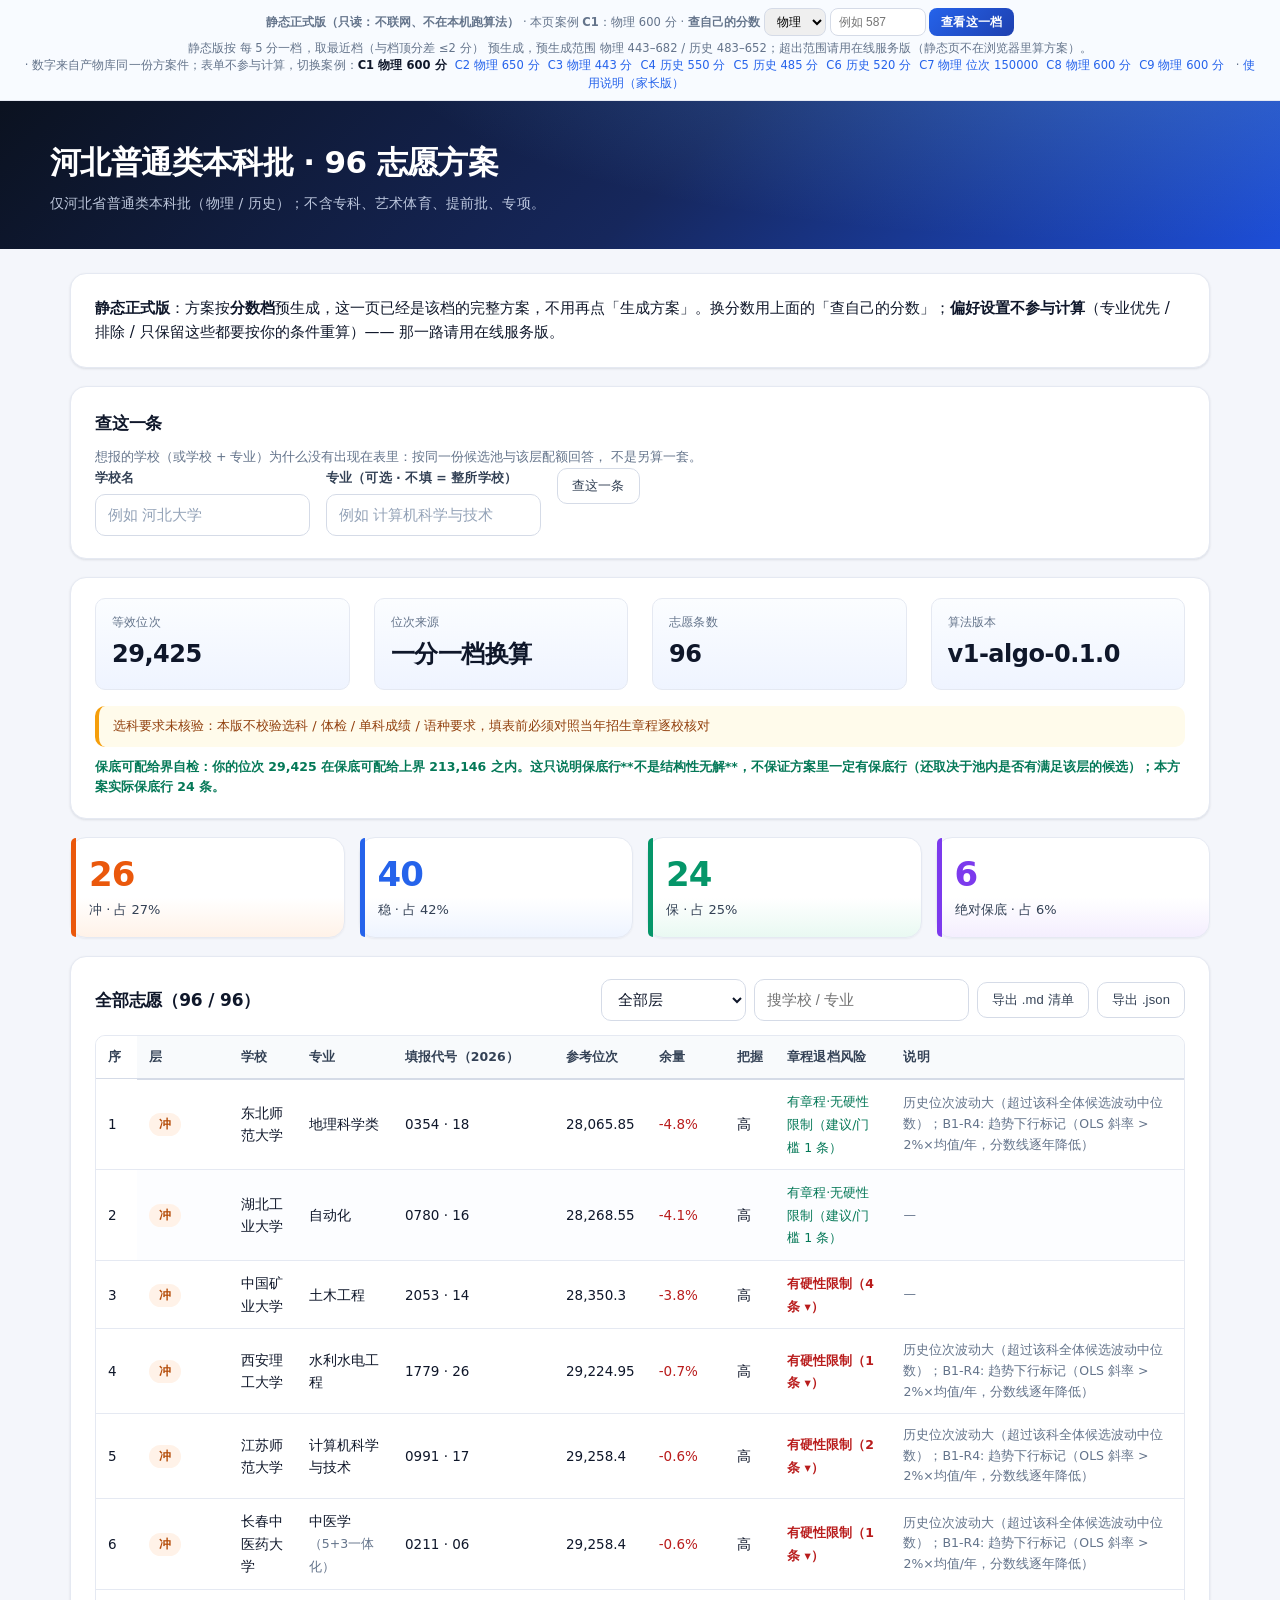
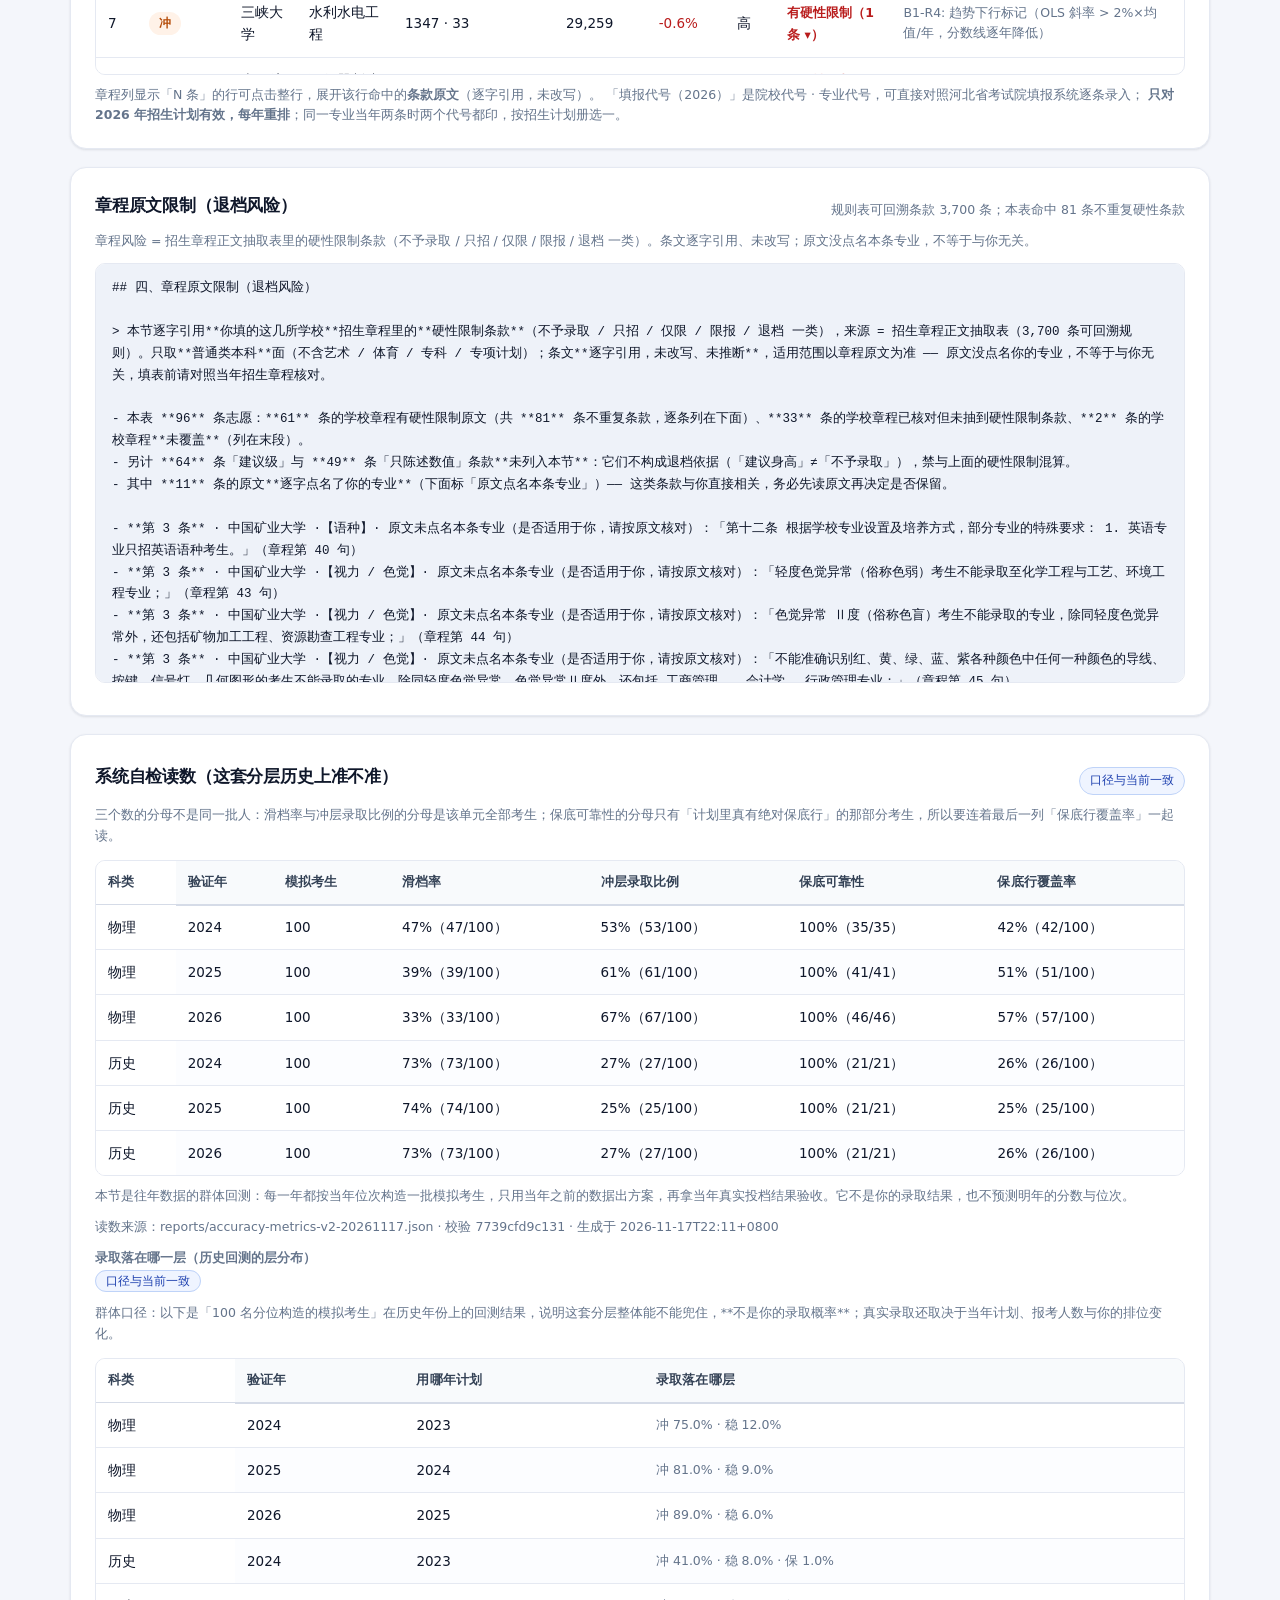
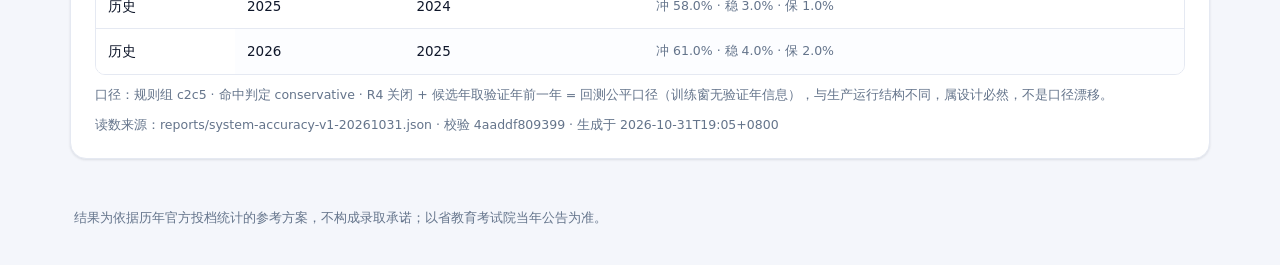
<file: index.html>
<!DOCTYPE html>
<html lang="zh-CN">
<head>
<meta charset="utf-8">
<meta name="viewport" content="width=device-width, initial-scale=1">
<title>河北普通类本科批 · 96 志愿方案（静态正式版）</title>
<link rel="stylesheet" href="static/style.css?v=20261120a">
<style>#static-bar{padding:10px 16px;background:#fff8e1;border-bottom:1px solid #f0d9a0;font-size:13px;line-height:1.7;color:#5b4a1a}#static-bar a{margin-right:8px;color:#8a5a00}#static-bar a.on{font-weight:700;text-decoration:none;color:#3d2a00}</style>
<style id="plan-fit">
/* 方案页窄屏适配（由 scripts/webui/plan_page_fit.py 生成；禁手改） */
.table-wrap th:first-child,.table-wrap td:first-child{position:sticky;left:0;z-index:3;background:#fff}
@media (max-width: 700px) {
  .table-wrap{max-height:none}
  .table-wrap table{width:100%}
  .table-wrap thead{display:none}
  .table-wrap tbody tr{display:grid;grid-template-columns:1fr 1fr;column-gap:10px;grid-auto-flow:row dense;
                       padding:6px 2px;border-bottom:1px solid #dfe3e8}
  .table-wrap tbody tr[hidden]{display:none}
  .table-wrap tbody td{display:block;width:auto;border:0;padding:1px 0;min-width:0;line-height:1.32;
                       white-space:normal;overflow-wrap:anywhere}
  .table-wrap tbody td[data-span="2"]{grid-column:1/-1}
  .table-wrap tbody td::before{content:attr(data-label) "：";font-weight:600;color:#5b6572}
  .table-wrap tbody tr.detail-row td::before{content:none}
  .table-wrap tbody tr.expandable:focus{outline:2px solid #1a73e8;outline-offset:-2px}
}
</style>
</head>
<body>
<div id="static-bar" class="static-bar"></div>
<header class="topbar">
  <h1>河北普通类本科批 · 96 志愿方案</h1>
  <p class="scope" id="scope-note">仅河北省普通类本科批（物理 / 历史）</p>
</header>

<main>
  <section class="card form-card">
    <form id="plan-form" autocomplete="off">
      <div class="row">
        <label class="field">
          <span>科目组合</span>
          <select name="subject" id="subject">
            <option value="physics">物理</option>
            <option value="history">历史</option>
          </select>
        </label>
        <label class="field">
          <span>高考总分（2026）</span>
          <input type="number" name="score" id="score" min="1" max="750" placeholder="例如 600">
          <em class="hint" id="rank-auto">填入分数后，自动按一分一档换算位次</em>
        </label>
        <label class="field">
          <span>精确位次（可选 · 不填则用上面自动换算值）</span>
          <input type="number" name="rank" id="rank" min="1" placeholder="仅在你已知准确位次时填">
          <em class="hint">志愿分析本质是位次分析；此项**只用于覆盖**自动换算值</em>
        </label>
      </div>

      <details class="prefs">
        <summary id="prefs-summary">偏好设置（可选 · 全部留空 = 不加任何约束）</summary>
        <div class="preset-block">
          <div class="preset-head">
            <span class="preset-title">常用组合（点了只是替你填下面的选项，之后仍可逐项改）</span>
            <button type="button" id="prefs-clear" class="ghost small">恢复空白</button>
          </div>
          <div class="preset-row" id="prefs-presets">
            <span class="hint">组合由服务端下发，正在读取…</span>
          </div>
          <p class="hint" id="preset-note"></p>
        </div>
        <div class="prefs-fields" id="prefs-fields">
          <p class="hint">偏好选项由服务端下发，正在读取…</p>
        </div>

        <div class="preset-block major-priority-block">
          <div class="preset-head">
            <span class="preset-title">专业优先（最多 5 个 · 权重 1–5，5 = 最想读）</span>
          </div>
          <p class="hint">河北本科批是「专业(类)+学校」96 个平行志愿、<b>没有专业调剂</b>：
            填了这一块，系统才会按权重把你想要的专业的<b>名额</b>切出来；
            留空 = 不设专业意愿（专业随机匹配）。</p>
          <div id="mp-rows" class="mp-rows">
            <div class="mp-row"><input type="text" class="mp-term" placeholder="专业关键词，如 计算机"><select class="mp-weight"><option value="5">权重 5</option><option value="4">权重 4</option><option value="3">权重 3</option><option value="2">权重 2</option><option value="1">权重 1</option></select></div>
            <div class="mp-row"><input type="text" class="mp-term" placeholder="专业关键词，如 电子信息"><select class="mp-weight"><option value="5">权重 5</option><option value="4">权重 4</option><option value="3">权重 3</option><option value="2">权重 2</option><option value="1">权重 1</option></select></div>
            <div class="mp-row"><input type="text" class="mp-term" placeholder="专业关键词"><select class="mp-weight"><option value="5">权重 5</option><option value="4">权重 4</option><option value="3">权重 3</option><option value="2">权重 2</option><option value="1">权重 1</option></select></div>
            <div class="mp-row"><input type="text" class="mp-term" placeholder="专业关键词"><select class="mp-weight"><option value="5">权重 5</option><option value="4">权重 4</option><option value="3">权重 3</option><option value="2">权重 2</option><option value="1">权重 1</option></select></div>
            <div class="mp-row"><input type="text" class="mp-term" placeholder="专业关键词"><select class="mp-weight"><option value="5">权重 5</option><option value="4">权重 4</option><option value="3">权重 3</option><option value="2">权重 2</option><option value="1">权重 1</option></select></div>
          </div>
          <label class="field"><span>专业意愿占比</span>
            <select id="mp-ratio">
              <option value="0.9">90%（更追专业 · 滑档风险↑）</option>
              <option value="0.75" selected>75%（推荐）</option>
              <option value="0.6">60%（更稳 · 专业让位录取）</option>
            </select>
            <em class="hint">占比 = 96 条里给专业意愿的名额；剩下按冲稳保兜底</em>
          </label>
        </div>
        <p class="hint" id="prefs-conflict"></p>
        <p class="hint">「专业优先」是<b>真正切名额</b>的（直接决定你能读到什么专业）；
          其它选项里写着「不要 / 排除 / 只保留」的会真的把志愿删掉（方案可能不足 96 条），
          其余只是排前面。「冲 / 稳 / 保」的判断标准不会因此改变。</p>
      </details>

      <div class="row actions">
        <button type="submit" id="submit-btn">生成方案</button>
        <span class="status" id="status-line"></span>
      </div>
    </form>
  </section>

  <!-- C657 / W171「查这一条」：默认隐藏 —— 静态站没有服务端，页面上就不该有个点不动的框。
       只有 `/api/health` 明确回答本机服务时才显形（前端脚本 `enableWhyAbsent`）。 -->
  <section class="card why-absent-card" id="why-absent-card" hidden>
    <div class="table-head">
      <h2>查这一条</h2>
    </div>
    <p class="hint">想报的学校（或学校 + 专业）为什么没有出现在表里：按同一份候选池与该层配额回答，
      不是另算一套。</p>
    <div class="row">
      <label class="field">
        <span>学校名</span>
        <input type="text" id="why-absent-school" maxlength="60" placeholder="例如 河北大学">
      </label>
      <label class="field">
        <span>专业（可选 · 不填 = 整所学校）</span>
        <input type="text" id="why-absent-major" maxlength="60" placeholder="例如 计算机科学与技术">
      </label>
      <button type="button" id="why-absent-go" class="ghost">查这一条</button>
    </div>
    <div class="why-absent-out" id="why-absent-out"></div>
  </section>

  <section id="result" hidden>
    <section class="card summary-card">
      <div class="summary-grid" id="summary-grid"></div>
      <div class="warns" id="warns"></div>
      <!-- W74：保底可配给界披露（措辞唯一来源 = 响应体 bao.statement，前端不拼句） -->
      <p class="hint" id="bao-note"></p>
    </section>

    <section class="layers" id="layer-cards"></section>

    <section class="card table-card">
      <div class="table-head">
        <h2 id="table-title">全部志愿</h2>
        <div class="table-tools">
          <select id="layer-filter">
            <option value="">全部层</option>
          </select>
          <input type="search" id="filter-text" placeholder="搜学校 / 专业">
          <button type="button" id="export-md" class="ghost">导出 .md 清单</button>
          <button type="button" id="export-json" class="ghost">导出 .json</button>
        </div>
      </div>
      <div class="table-wrap">
        <table id="plan-table">
          <thead>
            <tr>
              <th>序</th><th>层</th><th>学校</th><th>专业</th><th>填报代号（2026）</th>
              <th>参考位次</th><th>余量</th><th>把握</th><th>章程退档风险</th><th>说明</th>
            </tr>
          </thead>
          <tbody></tbody>
        </table>
      </div>
      <p class="hint">章程列显示「N 条」的行可点击整行，展开该行命中的<strong>条款原文</strong>（逐字引用，未改写）。
        「填报代号（2026）」是院校代号 · 专业代号，可直接对照河北省考试院填报系统逐条录入；
        <strong>只对 2026 年招生计划有效，每年重排</strong>；同一专业当年两条时两个代号都印，按招生计划册选一。</p>
    </section>

    <section class="card charter-card">
      <div class="table-head">
        <h2 id="charter-title">章程原文限制（退档风险）</h2>
        <span class="hint" id="charter-count"></span>
      </div>
      <p class="hint" id="charter-note"></p>
      <pre class="charter-text" id="charter-section"></pre>
      <p class="hint" id="foot-note"></p>
    </section>

    <section class="card accuracy-card">
      <div class="table-head">
        <h2>系统自检读数（这套分层历史上准不准）</h2>
        <span class="hint badge" id="accuracy-metrics-badge"></span>
      </div>
      <p class="hint" id="accuracy-metrics-note"></p>
      <div class="table-wrap">
        <table id="accuracy-metrics-table">
          <thead>
            <tr>
              <th>科类</th><th>验证年</th><th>模拟考生</th><th>滑档率</th>
              <th>冲层录取比例</th><th>保底可靠性</th><th>保底行覆盖率</th>
            </tr>
          </thead>
          <tbody></tbody>
        </table>
      </div>
      <p class="hint" id="accuracy-metrics-boundary"></p>
      <p class="hint" id="accuracy-metrics-source"></p>

      <h3 class="hint">录取落在哪一层（历史回测的层分布）</h3>
      <span class="hint badge" id="accuracy-badge"></span>
      <p class="hint" id="accuracy-semantics"></p>
      <div class="table-wrap">
        <table id="accuracy-table">
          <thead>
            <tr>
              <th>科类</th><th>验证年</th><th>用哪年计划</th><th>录取落在哪层</th>
            </tr>
          </thead>
          <tbody></tbody>
        </table>
      </div>
      <p class="hint" id="accuracy-caliber"></p>
      <p class="hint" id="accuracy-source"></p>
    </section>
  </section>
</main>

<footer class="foot">
  <p id="disclaimer">结果为依据历年官方投档统计的参考方案，不构成录取承诺。</p>
</footer>

<script>window.__CASE__="C1";window.__CASES__=[{"id": "C1", "subject": "physics", "subject_cn": "物理", "score": 600, "rank": null, "prefs": null, "input_cn": "物理 600 分", "bench_input": "physics 600 分", "short_cn": "600 分", "plan_file": "plan-C1-physics-score600.json", "plan": "data/plan-C1.json", "list": "data/list-C1.md", "why_absent": "data/why-absent-C1.json.gz", "slot_count": 96}, {"id": "C2", "subject": "physics", "subject_cn": "物理", "score": 650, "rank": null, "prefs": null, "input_cn": "物理 650 分", "bench_input": "physics 650 分", "short_cn": "650 分", "plan_file": "plan-C2-physics-score650.json", "plan": "data/plan-C2.json", "list": "data/list-C2.md", "why_absent": "data/why-absent-C2.json.gz", "slot_count": 96}, {"id": "C3", "subject": "physics", "subject_cn": "物理", "score": 443, "rank": null, "prefs": null, "input_cn": "物理 443 分", "bench_input": "physics 443 分（压本科线）", "short_cn": "443 分", "plan_file": "plan-C3-physics-score443.json", "plan": "data/plan-C3.json", "list": "data/list-C3.md", "why_absent": "data/why-absent-C3.json.gz", "slot_count": 26}, {"id": "C4", "subject": "history", "subject_cn": "历史", "score": 550, "rank": null, "prefs": null, "input_cn": "历史 550 分", "bench_input": "history 550 分", "short_cn": "550 分", "plan_file": "plan-C4-history-score550.json", "plan": "data/plan-C4.json", "list": "data/list-C4.md", "why_absent": "data/why-absent-C4.json.gz", "slot_count": 96}, {"id": "C5", "subject": "history", "subject_cn": "历史", "score": 485, "rank": null, "prefs": null, "input_cn": "历史 485 分", "bench_input": "history 485 分（压本科线）", "short_cn": "485 分", "plan_file": "plan-C5-history-score485.json", "plan": "data/plan-C5.json", "list": "data/list-C5.md", "why_absent": "data/why-absent-C5.json.gz", "slot_count": 60}, {"id": "C6", "subject": "history", "subject_cn": "历史", "score": 520, "rank": null, "prefs": null, "input_cn": "历史 520 分", "bench_input": "history 520 分（历史科类中段）", "short_cn": "520 分", "plan_file": "plan-C6-history-score520.json", "plan": "data/plan-C6.json", "list": "data/list-C6.md", "why_absent": "data/why-absent-C6.json.gz", "slot_count": 96}, {"id": "C7", "subject": "physics", "subject_cn": "物理", "score": null, "rank": 150000, "prefs": null, "input_cn": "物理 位次 150000", "bench_input": "physics rank 150000 直给", "short_cn": "位次 150000", "plan_file": "plan-C7-physics-rank150000.json", "plan": "data/plan-C7.json", "list": "data/list-C7.md", "why_absent": "data/why-absent-C7.json.gz", "slot_count": 96}, {"id": "C8", "subject": "physics", "subject_cn": "物理", "score": 600, "rank": null, "prefs": {"region_blacklist": ["北京"], "nature_deny": ["民办", "独立学院"], "exclude_high_tuition_proxy": true, "prefer_public": true, "target_count": 96}, "input_cn": "物理 600 分", "bench_input": "physics 600 分 + V2 偏好（region_blacklist 北京 / nature_deny 民办+独立学院 / exclude_high_tuition_proxy / prefer_public / target_count 96）", "short_cn": "600 分", "plan_file": "plan-C8-physics-score600-v2.json", "plan": "data/plan-C8.json", "list": "data/list-C8.md", "why_absent": "data/why-absent-C8.json.gz", "slot_count": 96}, {"id": "C9", "subject": "physics", "subject_cn": "物理", "score": 600, "rank": null, "prefs": {"major_priority": [{"term": "计算机", "weight": 5}, {"term": "软件工程", "weight": 4}], "major_pool_ratio": 0.75}, "input_cn": "物理 600 分", "bench_input": "physics 600 分 + 专业优先（计算机 / 软件工程，专业名额比例 75%）", "short_cn": "600 分", "plan_file": "plan-C9-physics-score600-major-pref.json", "plan": "data/plan-C9.json", "list": "data/list-C9.md", "why_absent": "data/why-absent-C9.json.gz", "slot_count": 96}];window.__BANDS__={"covered": {"physics": [443, 682], "history": [483, 652]}, "by_subject": {"physics": {"subject_cn": "物理", "step": 5, "half": 2, "lo": 443, "hi": 682, "control": 443, "tail": {"at": 683, "count": 402, "pct_cn": "0.11%"}, "tail_admission": {"at": 683, "rows": 66, "schools": 16, "units": 66, "year": 2026, "denom": 20664, "denom_kind": "scored_rows"}, "below_admission": {"line": 443, "rows": 25, "schools": 12, "units": 25, "special_rows": 25, "general_rows": 0, "general_schools": 0, "kinds": ["八协计划", "边防军人子女预科班"], "kinds_cn": "「八协计划」「边防军人子女预科班」", "year": 2026, "denom": 20664, "denom_kind": "scored_rows"}, "step_note": "每 5 分一档，取最近档（与档顶分差 ≤2 分）", "ranges": [[443, 447, "P445"], [448, 452, "P450"], [453, 457, "P455"], [458, 462, "P460"], [463, 467, "P465"], [468, 472, "P470"], [473, 477, "P475"], [478, 482, "P480"], [483, 487, "P485"], [488, 492, "P490"], [493, 497, "P495"], [498, 502, "P500"], [503, 507, "P505"], [508, 512, "P510"], [513, 517, "P515"], [518, 522, "P520"], [523, 527, "P525"], [528, 532, "P530"], [533, 537, "P535"], [538, 542, "P540"], [543, 547, "P545"], [548, 552, "P550"], [553, 557, "P555"], [558, 562, "P560"], [563, 567, "P565"], [568, 572, "P570"], [573, 577, "P575"], [578, 582, "P580"], [583, 587, "P585"], [588, 592, "P590"], [593, 597, "P595"], [598, 602, "P600"], [603, 607, "P605"], [608, 612, "P610"], [613, 617, "P615"], [618, 622, "P620"], [623, 627, "P625"], [628, 632, "P630"], [633, 637, "P635"], [638, 642, "P640"], [643, 647, "P645"], [648, 652, "P650"], [653, 657, "P655"], [658, 662, "P660"], [663, 667, "P665"], [668, 672, "P670"], [673, 677, "P675"], [678, 682, "P680"]]}, "history": {"subject_cn": "历史", "step": 5, "half": 2, "lo": 483, "hi": 652, "control": 485, "tail": {"at": 653, "count": 211, "pct_cn": "0.09%"}, "tail_admission": {"at": 653, "rows": 34, "schools": 11, "units": 34, "year": 2026, "denom": 6619, "denom_kind": "scored_rows"}, "below_admission": {"line": 485, "rows": 30, "schools": 16, "units": 30, "special_rows": 30, "general_rows": 0, "general_schools": 0, "kinds": ["八协计划", "边防军人子女预科班"], "kinds_cn": "「八协计划」「边防军人子女预科班」", "year": 2026, "denom": 6619, "denom_kind": "scored_rows"}, "step_note": "每 5 分一档，取最近档（与档顶分差 ≤2 分）", "ranges": [[483, 487, "H485"], [488, 492, "H490"], [493, 497, "H495"], [498, 502, "H500"], [503, 507, "H505"], [508, 512, "H510"], [513, 517, "H515"], [518, 522, "H520"], [523, 527, "H525"], [528, 532, "H530"], [533, 537, "H535"], [538, 542, "H540"], [543, 547, "H545"], [548, 552, "H550"], [553, 557, "H555"], [558, 562, "H560"], [563, 567, "H565"], [568, 572, "H570"], [573, 577, "H575"], [578, 582, "H580"], [583, 587, "H585"], [588, 592, "H590"], [593, 597, "H595"], [598, 602, "H600"], [603, 607, "H605"], [608, 612, "H610"], [613, 617, "H615"], [618, 622, "H620"], [623, 627, "H625"], [628, 632, "H630"], [633, 637, "H635"], [638, 642, "H640"], [643, 647, "H645"], [648, 652, "H650"]]}}, "bands": {"P445": {"score": 445, "lo": 443, "hi": 447, "subject": "physics", "subject_cn": "物理", "why_absent": true}, "P450": {"score": 450, "lo": 448, "hi": 452, "subject": "physics", "subject_cn": "物理", "why_absent": true}, "P455": {"score": 455, "lo": 453, "hi": 457, "subject": "physics", "subject_cn": "物理", "why_absent": true}, "P460": {"score": 460, "lo": 458, "hi": 462, "subject": "physics", "subject_cn": "物理", "why_absent": true}, "P465": {"score": 465, "lo": 463, "hi": 467, "subject": "physics", "subject_cn": "物理", "why_absent": true}, "P470": {"score": 470, "lo": 468, "hi": 472, "subject": "physics", "subject_cn": "物理", "why_absent": true}, "P475": {"score": 475, "lo": 473, "hi": 477, "subject": "physics", "subject_cn": "物理", "why_absent": true}, "P480": {"score": 480, "lo": 478, "hi": 482, "subject": "physics", "subject_cn": "物理", "why_absent": true}, "P485": {"score": 485, "lo": 483, "hi": 487, "subject": "physics", "subject_cn": "物理", "why_absent": true}, "P490": {"score": 490, "lo": 488, "hi": 492, "subject": "physics", "subject_cn": "物理", "why_absent": true}, "P495": {"score": 495, "lo": 493, "hi": 497, "subject": "physics", "subject_cn": "物理", "why_absent": true}, "P500": {"score": 500, "lo": 498, "hi": 502, "subject": "physics", "subject_cn": "物理", "why_absent": true}, "P505": {"score": 505, "lo": 503, "hi": 507, "subject": "physics", "subject_cn": "物理", "why_absent": true}, "P510": {"score": 510, "lo": 508, "hi": 512, "subject": "physics", "subject_cn": "物理", "why_absent": true}, "P515": {"score": 515, "lo": 513, "hi": 517, "subject": "physics", "subject_cn": "物理", "why_absent": true}, "P520": {"score": 520, "lo": 518, "hi": 522, "subject": "physics", "subject_cn": "物理", "why_absent": true}, "P525": {"score": 525, "lo": 523, "hi": 527, "subject": "physics", "subject_cn": "物理", "why_absent": true}, "P530": {"score": 530, "lo": 528, "hi": 532, "subject": "physics", "subject_cn": "物理", "why_absent": true}, "P535": {"score": 535, "lo": 533, "hi": 537, "subject": "physics", "subject_cn": "物理", "why_absent": true}, "P540": {"score": 540, "lo": 538, "hi": 542, "subject": "physics", "subject_cn": "物理", "why_absent": true}, "P545": {"score": 545, "lo": 543, "hi": 547, "subject": "physics", "subject_cn": "物理", "why_absent": true}, "P550": {"score": 550, "lo": 548, "hi": 552, "subject": "physics", "subject_cn": "物理", "why_absent": true}, "P555": {"score": 555, "lo": 553, "hi": 557, "subject": "physics", "subject_cn": "物理", "why_absent": true}, "P560": {"score": 560, "lo": 558, "hi": 562, "subject": "physics", "subject_cn": "物理", "why_absent": true}, "P565": {"score": 565, "lo": 563, "hi": 567, "subject": "physics", "subject_cn": "物理", "why_absent": true}, "P570": {"score": 570, "lo": 568, "hi": 572, "subject": "physics", "subject_cn": "物理", "why_absent": true}, "P575": {"score": 575, "lo": 573, "hi": 577, "subject": "physics", "subject_cn": "物理", "why_absent": true}, "P580": {"score": 580, "lo": 578, "hi": 582, "subject": "physics", "subject_cn": "物理", "why_absent": true}, "P585": {"score": 585, "lo": 583, "hi": 587, "subject": "physics", "subject_cn": "物理", "why_absent": true}, "P590": {"score": 590, "lo": 588, "hi": 592, "subject": "physics", "subject_cn": "物理", "why_absent": true}, "P595": {"score": 595, "lo": 593, "hi": 597, "subject": "physics", "subject_cn": "物理", "why_absent": true}, "P600": {"score": 600, "lo": 598, "hi": 602, "subject": "physics", "subject_cn": "物理", "why_absent": true}, "P605": {"score": 605, "lo": 603, "hi": 607, "subject": "physics", "subject_cn": "物理", "why_absent": true}, "P610": {"score": 610, "lo": 608, "hi": 612, "subject": "physics", "subject_cn": "物理", "why_absent": true}, "P615": {"score": 615, "lo": 613, "hi": 617, "subject": "physics", "subject_cn": "物理", "why_absent": true}, "P620": {"score": 620, "lo": 618, "hi": 622, "subject": "physics", "subject_cn": "物理", "why_absent": true}, "P625": {"score": 625, "lo": 623, "hi": 627, "subject": "physics", "subject_cn": "物理", "why_absent": true}, "P630": {"score": 630, "lo": 628, "hi": 632, "subject": "physics", "subject_cn": "物理", "why_absent": true}, "P635": {"score": 635, "lo": 633, "hi": 637, "subject": "physics", "subject_cn": "物理", "why_absent": true}, "P640": {"score": 640, "lo": 638, "hi": 642, "subject": "physics", "subject_cn": "物理", "why_absent": true}, "P645": {"score": 645, "lo": 643, "hi": 647, "subject": "physics", "subject_cn": "物理", "why_absent": true}, "P650": {"score": 650, "lo": 648, "hi": 652, "subject": "physics", "subject_cn": "物理", "why_absent": true}, "P655": {"score": 655, "lo": 653, "hi": 657, "subject": "physics", "subject_cn": "物理", "why_absent": true}, "P660": {"score": 660, "lo": 658, "hi": 662, "subject": "physics", "subject_cn": "物理", "why_absent": true}, "P665": {"score": 665, "lo": 663, "hi": 667, "subject": "physics", "subject_cn": "物理", "why_absent": true}, "P670": {"score": 670, "lo": 668, "hi": 672, "subject": "physics", "subject_cn": "物理", "why_absent": true}, "P675": {"score": 675, "lo": 673, "hi": 677, "subject": "physics", "subject_cn": "物理", "why_absent": true}, "P680": {"score": 680, "lo": 678, "hi": 682, "subject": "physics", "subject_cn": "物理", "why_absent": true}, "H485": {"score": 485, "lo": 483, "hi": 487, "subject": "history", "subject_cn": "历史", "why_absent": true}, "H490": {"score": 490, "lo": 488, "hi": 492, "subject": "history", "subject_cn": "历史", "why_absent": true}, "H495": {"score": 495, "lo": 493, "hi": 497, "subject": "history", "subject_cn": "历史", "why_absent": true}, "H500": {"score": 500, "lo": 498, "hi": 502, "subject": "history", "subject_cn": "历史", "why_absent": true}, "H505": {"score": 505, "lo": 503, "hi": 507, "subject": "history", "subject_cn": "历史", "why_absent": true}, "H510": {"score": 510, "lo": 508, "hi": 512, "subject": "history", "subject_cn": "历史", "why_absent": true}, "H515": {"score": 515, "lo": 513, "hi": 517, "subject": "history", "subject_cn": "历史", "why_absent": true}, "H520": {"score": 520, "lo": 518, "hi": 522, "subject": "history", "subject_cn": "历史", "why_absent": true}, "H525": {"score": 525, "lo": 523, "hi": 527, "subject": "history", "subject_cn": "历史", "why_absent": true}, "H530": {"score": 530, "lo": 528, "hi": 532, "subject": "history", "subject_cn": "历史", "why_absent": true}, "H535": {"score": 535, "lo": 533, "hi": 537, "subject": "history", "subject_cn": "历史", "why_absent": true}, "H540": {"score": 540, "lo": 538, "hi": 542, "subject": "history", "subject_cn": "历史", "why_absent": true}, "H545": {"score": 545, "lo": 543, "hi": 547, "subject": "history", "subject_cn": "历史", "why_absent": true}, "H550": {"score": 550, "lo": 548, "hi": 552, "subject": "history", "subject_cn": "历史", "why_absent": true}, "H555": {"score": 555, "lo": 553, "hi": 557, "subject": "history", "subject_cn": "历史", "why_absent": true}, "H560": {"score": 560, "lo": 558, "hi": 562, "subject": "history", "subject_cn": "历史", "why_absent": true}, "H565": {"score": 565, "lo": 563, "hi": 567, "subject": "history", "subject_cn": "历史", "why_absent": true}, "H570": {"score": 570, "lo": 568, "hi": 572, "subject": "history", "subject_cn": "历史", "why_absent": true}, "H575": {"score": 575, "lo": 573, "hi": 577, "subject": "history", "subject_cn": "历史", "why_absent": true}, "H580": {"score": 580, "lo": 578, "hi": 582, "subject": "history", "subject_cn": "历史", "why_absent": true}, "H585": {"score": 585, "lo": 583, "hi": 587, "subject": "history", "subject_cn": "历史", "why_absent": true}, "H590": {"score": 590, "lo": 588, "hi": 592, "subject": "history", "subject_cn": "历史", "why_absent": true}, "H595": {"score": 595, "lo": 593, "hi": 597, "subject": "history", "subject_cn": "历史", "why_absent": true}, "H600": {"score": 600, "lo": 598, "hi": 602, "subject": "history", "subject_cn": "历史", "why_absent": true}, "H605": {"score": 605, "lo": 603, "hi": 607, "subject": "history", "subject_cn": "历史", "why_absent": true}, "H610": {"score": 610, "lo": 608, "hi": 612, "subject": "history", "subject_cn": "历史", "why_absent": true}, "H615": {"score": 615, "lo": 613, "hi": 617, "subject": "history", "subject_cn": "历史", "why_absent": true}, "H620": {"score": 620, "lo": 618, "hi": 622, "subject": "history", "subject_cn": "历史", "why_absent": true}, "H625": {"score": 625, "lo": 623, "hi": 627, "subject": "history", "subject_cn": "历史", "why_absent": true}, "H630": {"score": 630, "lo": 628, "hi": 632, "subject": "history", "subject_cn": "历史", "why_absent": true}, "H635": {"score": 635, "lo": 633, "hi": 637, "subject": "history", "subject_cn": "历史", "why_absent": true}, "H640": {"score": 640, "lo": 638, "hi": 642, "subject": "history", "subject_cn": "历史", "why_absent": true}, "H645": {"score": 645, "lo": 643, "hi": 647, "subject": "history", "subject_cn": "历史", "why_absent": true}, "H650": {"score": 650, "lo": 648, "hi": 652, "subject": "history", "subject_cn": "历史", "why_absent": true}}};</script>
<script src="static/inline-index.js?v=202611221213"></script>
<script src="static/static-boot.js?v=202611221213"></script>
<script src="static/app.js?v=20261108a"></script>
<script src="static/plan-fit.js"></script>
</body>
</html>
</file>
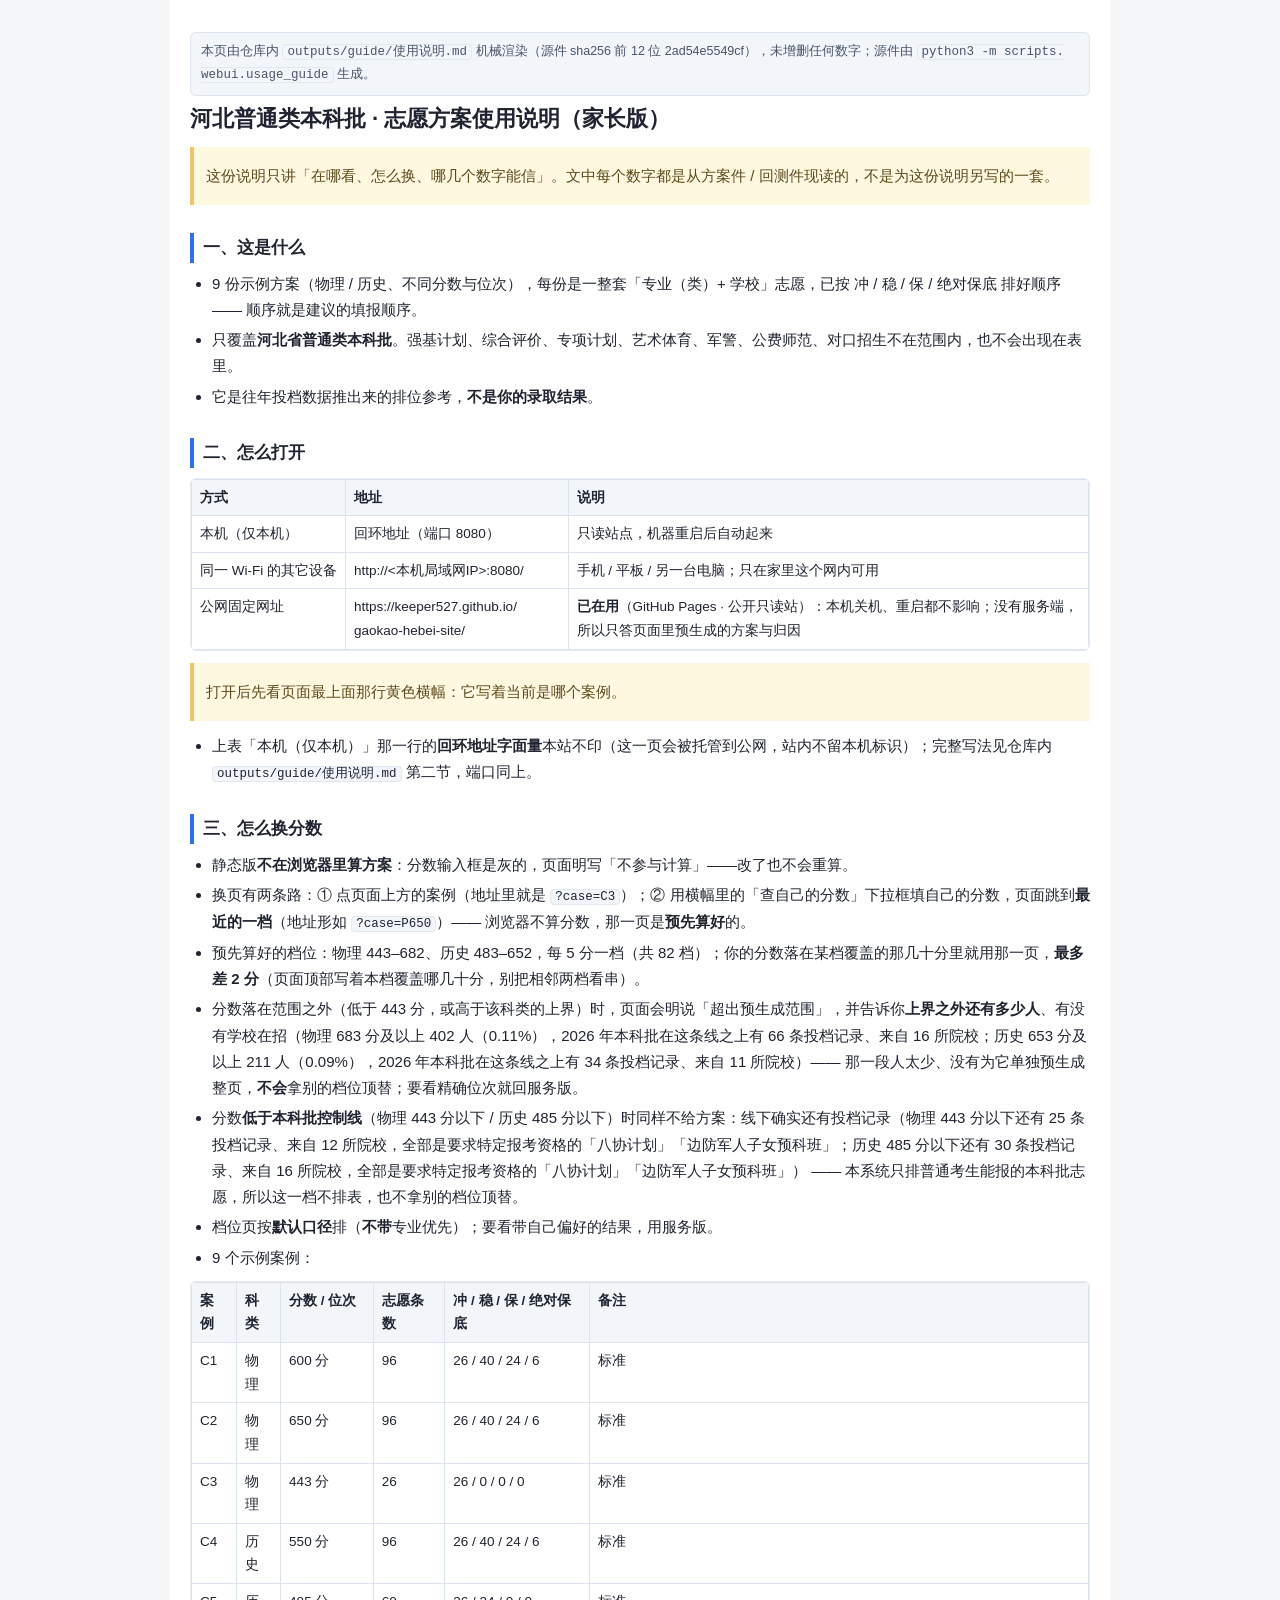
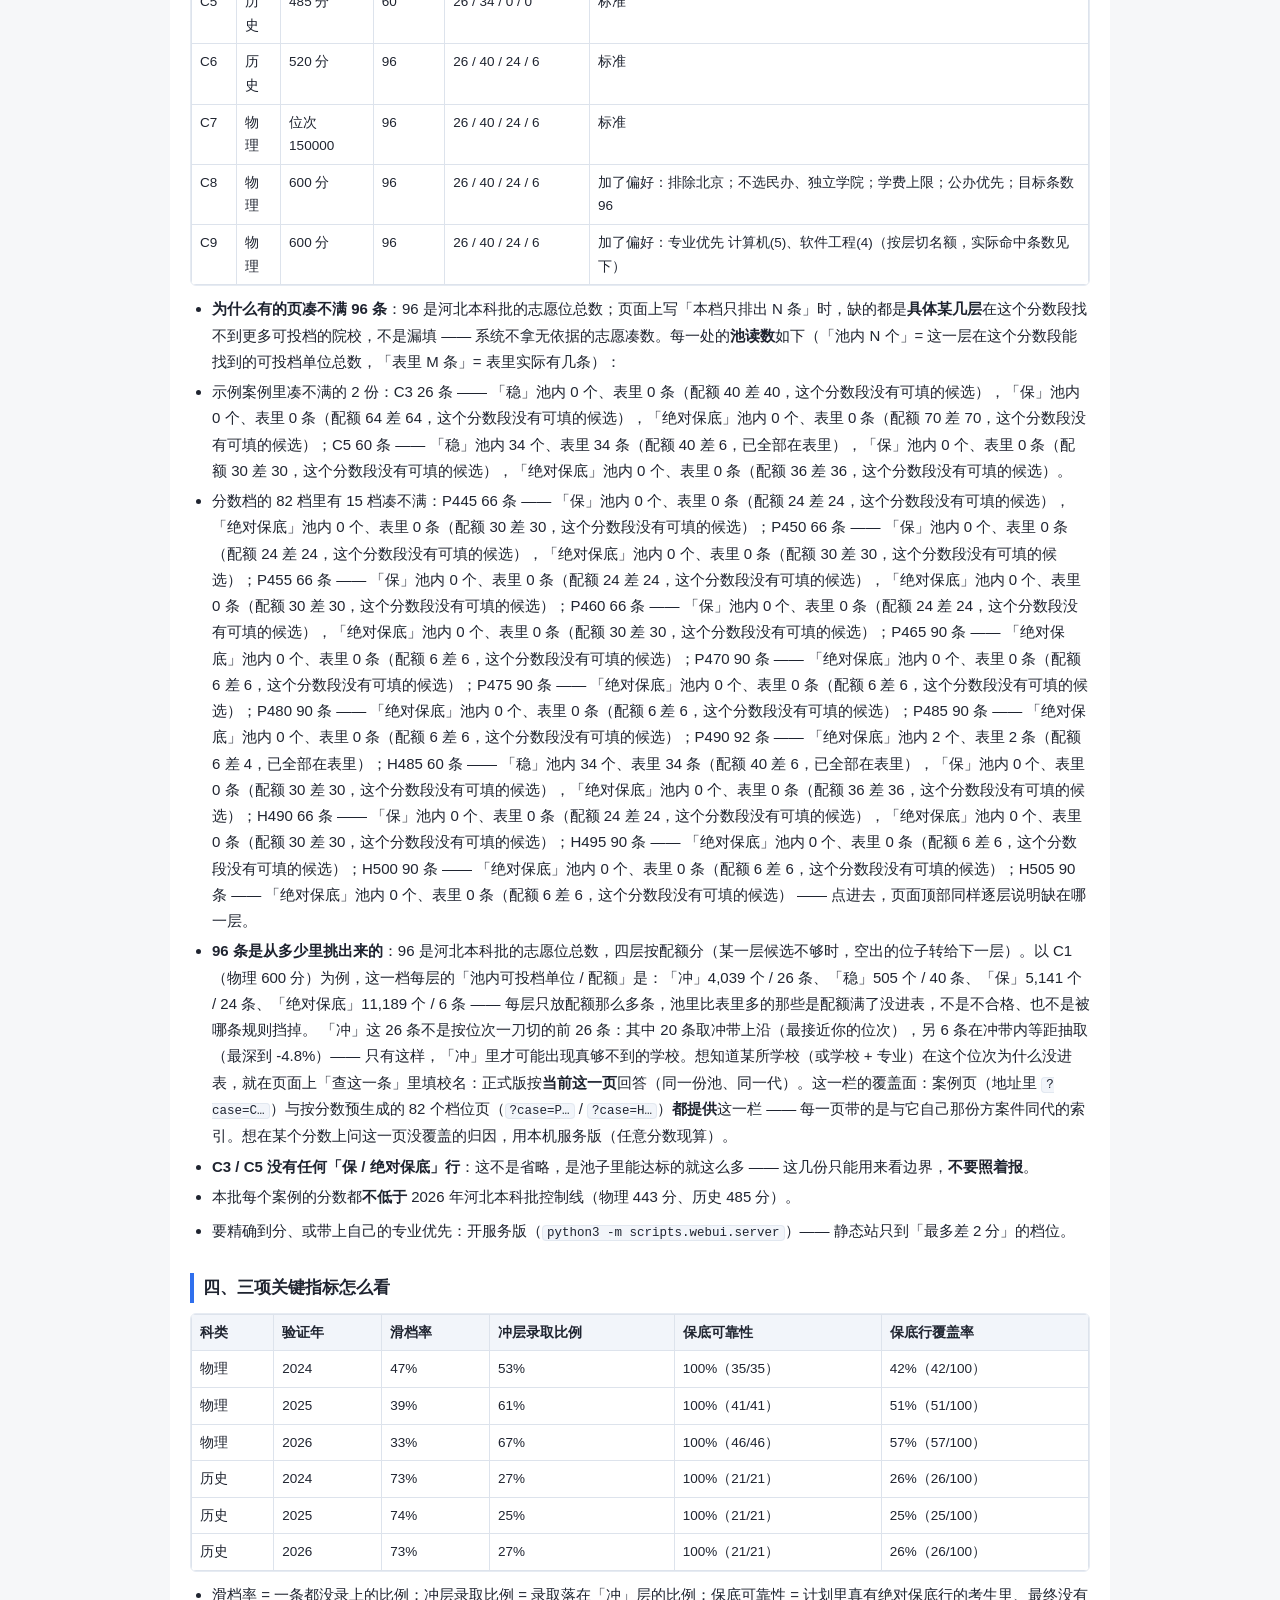
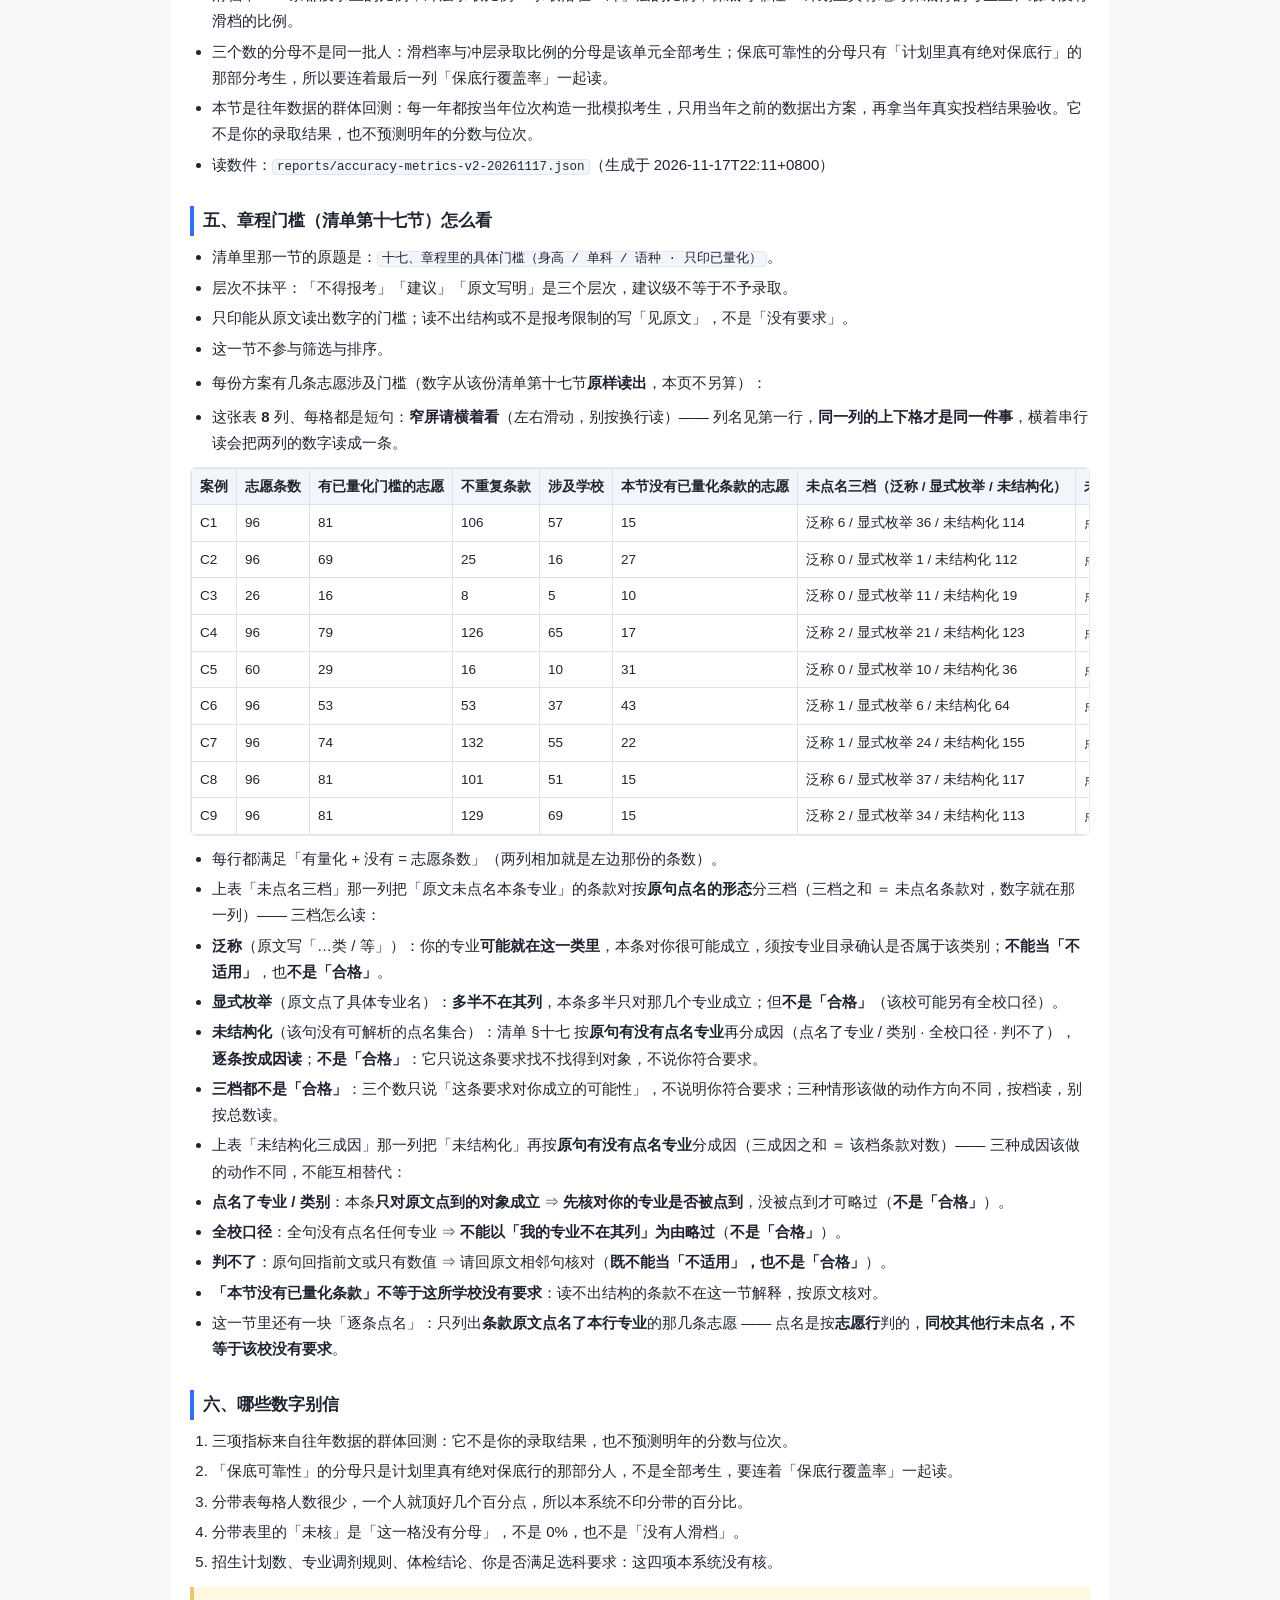
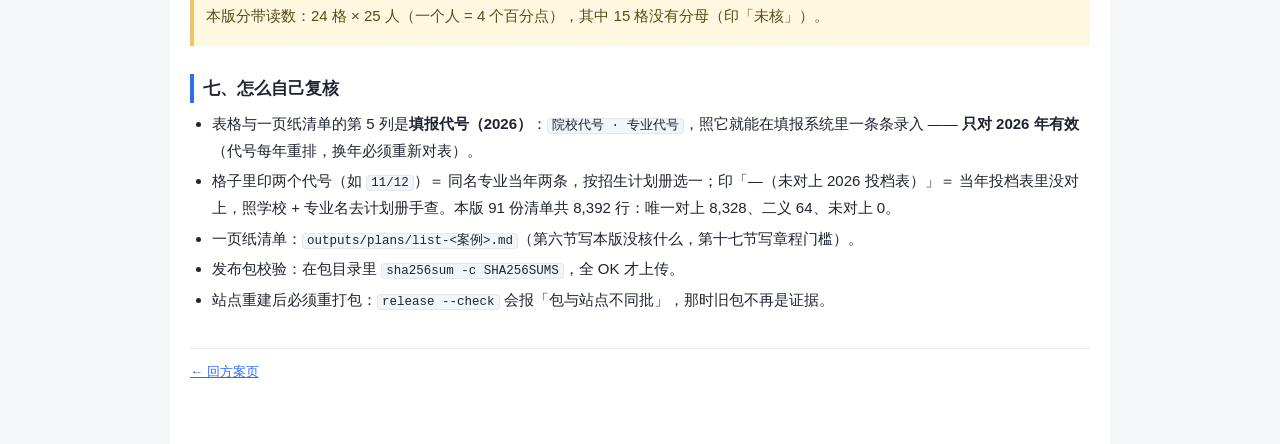
<file: guide.html>
<!DOCTYPE html>
<html lang="zh-CN"><head><meta charset="utf-8"><meta name="viewport" content="width=device-width, initial-scale=1"><title>河北普通类本科批 · 志愿方案使用说明（家长版）</title><style>
body{margin:0;background:#f6f7f9;color:#1f2430;font:15px/1.75 -apple-system,"PingFang SC","Microsoft YaHei",sans-serif}
.wrap{max-width:900px;margin:0 auto;padding:24px 20px 60px;background:#fff}
h1{font-size:22px;line-height:1.4;margin:8px 0 4px}
h2{font-size:17px;margin:28px 0 8px;padding-left:9px;border-left:4px solid #2f6fed}
p{margin:8px 0}
.src{background:#f2f5fa;border:1px solid #dde4ef;color:#4a5568;font-size:12.5px;padding:8px 10px;border-radius:6px}
blockquote{margin:12px 0;padding:8px 12px;background:#fff8e1;border-left:4px solid #f0c36d;color:#5b4a1a}
table{border-collapse:collapse;width:100%;margin:10px 0;font-size:13.5px}
th,td{border:1px solid #dde3ec;padding:6px 8px;text-align:left;vertical-align:top}
th{background:#f2f5fa;font-weight:600}
td:first-child{white-space:nowrap}
code{background:#f2f5fa;border:1px solid #e2e8f0;border-radius:4px;padding:0 4px;font-size:12.5px}
ul,ol{margin:8px 0;padding-left:22px}
li{margin:4px 0}
.foot{margin-top:34px;padding-top:12px;border-top:1px solid #e6ebf2;font-size:13px;color:#5a6373}
.foot a{color:#2f6fed}
.tsc{overflow-x:auto;-webkit-overflow-scrolling:touch;margin:10px 0;border:1px solid #e6ebf2;border-radius:6px}
.tsc table{width:auto;min-width:100%;margin:0;border:0}
.tsc th,.tsc td{white-space:nowrap}
.tsn{overflow-x:auto;-webkit-overflow-scrolling:touch;margin:10px 0;border:1px solid #e6ebf2;border-radius:6px}
.tsn table{width:auto;min-width:100%;margin:0;border:0}
.tsc tbody td:first-child{position:sticky;left:0;background:#fff;z-index:1}
.tsc thead th:first-child{position:sticky;left:0;z-index:2}
</style></head><body><div class="wrap">
<p class="src">本页由仓库内 <code>outputs/<wbr>guide/<wbr>使用说明.md</code> 机械渲染（源件 sha256 前 12 位 2ad54e5549cf），未增删任何数字；源件由 <code>python3 -m scripts.<wbr>webui.<wbr>usage_guide</code> 生成。</p>
<h1>河北普通类本科批 · 志愿方案使用说明（家长版）</h1>
<blockquote><p>这份说明只讲「在哪看、怎么换、哪几个数字能信」。文中每个数字都是从方案件 / 回测件现读的，不是为这份说明另写的一套。</p></blockquote>
<h2>一、这是什么</h2>
<ul><li>9 份示例方案（物理 / 历史、不同分数与位次），每份是一整套「专业（类）+ 学校」志愿，已按 冲 / 稳 / 保 / 绝对保底 排好顺序 —— 顺序就是建议的填报顺序。</li><li>只覆盖<b>河北省普通类本科批</b>。强基计划、综合评价、专项计划、艺术体育、军警、公费师范、对口招生不在范围内，也不会出现在表里。</li><li>它是往年投档数据推出来的排位参考，<b>不是你的录取结果</b>。</li></ul>
<h2>二、怎么打开</h2>
<div class="tsn">
<table>
<thead><tr><th>方式</th><th>地址</th><th>说明</th></tr></thead>
<tbody>
<tr><td>本机（仅本机）</td><td>回环地址（端口 8080）</td><td>只读站点，机器重启后自动起来</td></tr>
<tr><td>同一 Wi-Fi 的其它设备</td><td>http://<wbr>&lt;本机局域网IP&gt;:8080/</td><td>手机 / 平板 / 另一台电脑；只在家里这个网内可用</td></tr>
<tr><td>公网固定网址</td><td>https://<wbr>keeper527.<wbr>github.<wbr>io/<wbr>gaokao-hebei-site/</td><td><b>已在用</b>（GitHub Pages · 公开只读站）：本机关机、重启都不影响；没有服务端，所以只答页面里预生成的方案与归因</td></tr>
</tbody></table>
</div>
<blockquote><p>打开后先看页面最上面那行黄色横幅：它写着当前是哪个案例。</p></blockquote>
<ul><li>上表「本机（仅本机）」那一行的<b>回环地址字面量</b>本站不印（这一页会被托管到公网，站内不留本机标识）；完整写法见仓库内 <code>outputs/<wbr>guide/<wbr>使用说明.md</code> 第二节，端口同上。</li></ul>
<h2>三、怎么换分数</h2>
<ul><li>静态版<b>不在浏览器里算方案</b>：分数输入框是灰的，页面明写「不参与计算」——改了也不会重算。</li><li>换页有两条路：① 点页面上方的案例（地址里就是 <code>?case=C3</code>）；② 用横幅里的「查自己的分数」下拉框填自己的分数，页面跳到<b>最近的一档</b>（地址形如 <code>?case=P650</code>）—— 浏览器不算分数，那一页是<b>预先算好</b>的。</li><li>预先算好的档位：物理 443–682、历史 483–652，每 5 分一档（共 82 档）；你的分数落在某档覆盖的那几十分里就用那一页，<b>最多差 2 分</b>（页面顶部写着本档覆盖哪几十分，别把相邻两档看串）。</li><li>分数落在范围之外（低于 443 分，或高于该科类的上界）时，页面会明说「超出预生成范围」，并告诉你<b>上界之外还有多少人</b>、有没有学校在招（物理 683 分及以上 402 人（0.11%），2026 年本科批在这条线之上有 66 条投档记录、来自 16 所院校；历史 653 分及以上 211 人（0.09%），2026 年本科批在这条线之上有 34 条投档记录、来自 11 所院校）—— 那一段人太少、没有为它单独预生成整页，<b>不会</b>拿别的档位顶替；要看精确位次就回服务版。</li><li>分数<b>低于本科批控制线</b>（物理 443 分以下 / 历史 485 分以下）时同样不给方案：线下确实还有投档记录（物理 443 分以下还有 25 条投档记录、来自 12 所院校，全部是要求特定报考资格的「八协计划」「边防军人子女预科班」；历史 485 分以下还有 30 条投档记录、来自 16 所院校，全部是要求特定报考资格的「八协计划」「边防军人子女预科班」） —— 本系统只排普通考生能报的本科批志愿，所以这一档不排表，也不拿别的档位顶替。</li><li>档位页按<b>默认口径</b>排（<b>不带</b>专业优先）；要看带自己偏好的结果，用服务版。</li><li>9 个示例案例：</li></ul>
<div class="tsn">
<table>
<thead><tr><th>案例</th><th>科类</th><th>分数 / 位次</th><th>志愿条数</th><th>冲 / 稳 / 保 / 绝对保底</th><th>备注</th></tr></thead>
<tbody>
<tr><td>C1</td><td>物理</td><td>600 分</td><td>96</td><td>26 / 40 / 24 / 6</td><td>标准</td></tr>
<tr><td>C2</td><td>物理</td><td>650 分</td><td>96</td><td>26 / 40 / 24 / 6</td><td>标准</td></tr>
<tr><td>C3</td><td>物理</td><td>443 分</td><td>26</td><td>26 / 0 / 0 / 0</td><td>标准</td></tr>
<tr><td>C4</td><td>历史</td><td>550 分</td><td>96</td><td>26 / 40 / 24 / 6</td><td>标准</td></tr>
<tr><td>C5</td><td>历史</td><td>485 分</td><td>60</td><td>26 / 34 / 0 / 0</td><td>标准</td></tr>
<tr><td>C6</td><td>历史</td><td>520 分</td><td>96</td><td>26 / 40 / 24 / 6</td><td>标准</td></tr>
<tr><td>C7</td><td>物理</td><td>位次 150000</td><td>96</td><td>26 / 40 / 24 / 6</td><td>标准</td></tr>
<tr><td>C8</td><td>物理</td><td>600 分</td><td>96</td><td>26 / 40 / 24 / 6</td><td>加了偏好：排除北京；不选民办、独立学院；学费上限；公办优先；目标条数 96</td></tr>
<tr><td>C9</td><td>物理</td><td>600 分</td><td>96</td><td>26 / 40 / 24 / 6</td><td>加了偏好：专业优先 计算机(5)、软件工程(4)（按层切名额，实际命中条数见下）</td></tr>
</tbody></table>
</div>
<ul><li><b>为什么有的页凑不满 96 条</b>：96 是河北本科批的志愿位总数；页面上写「本档只排出 N 条」时，缺的都是<b>具体某几层</b>在这个分数段找不到更多可投档的院校，不是漏填 —— 系统不拿无依据的志愿凑数。每一处的<b>池读数</b>如下（「池内 N 个」= 这一层在这个分数段能找到的可投档单位总数，「表里 M 条」= 表里实际有几条）：</li><li>示例案例里凑不满的 2 份：C3 26 条 —— 「稳」池内 0 个、表里 0 条（配额 40 差 40，这个分数段没有可填的候选），「保」池内 0 个、表里 0 条（配额 64 差 64，这个分数段没有可填的候选），「绝对保底」池内 0 个、表里 0 条（配额 70 差 70，这个分数段没有可填的候选）；C5 60 条 —— 「稳」池内 34 个、表里 34 条（配额 40 差 6，已全部在表里），「保」池内 0 个、表里 0 条（配额 30 差 30，这个分数段没有可填的候选），「绝对保底」池内 0 个、表里 0 条（配额 36 差 36，这个分数段没有可填的候选）。</li><li>分数档的 82 档里有 15 档凑不满：P445 66 条 —— 「保」池内 0 个、表里 0 条（配额 24 差 24，这个分数段没有可填的候选），「绝对保底」池内 0 个、表里 0 条（配额 30 差 30，这个分数段没有可填的候选）；P450 66 条 —— 「保」池内 0 个、表里 0 条（配额 24 差 24，这个分数段没有可填的候选），「绝对保底」池内 0 个、表里 0 条（配额 30 差 30，这个分数段没有可填的候选）；P455 66 条 —— 「保」池内 0 个、表里 0 条（配额 24 差 24，这个分数段没有可填的候选），「绝对保底」池内 0 个、表里 0 条（配额 30 差 30，这个分数段没有可填的候选）；P460 66 条 —— 「保」池内 0 个、表里 0 条（配额 24 差 24，这个分数段没有可填的候选），「绝对保底」池内 0 个、表里 0 条（配额 30 差 30，这个分数段没有可填的候选）；P465 90 条 —— 「绝对保底」池内 0 个、表里 0 条（配额 6 差 6，这个分数段没有可填的候选）；P470 90 条 —— 「绝对保底」池内 0 个、表里 0 条（配额 6 差 6，这个分数段没有可填的候选）；P475 90 条 —— 「绝对保底」池内 0 个、表里 0 条（配额 6 差 6，这个分数段没有可填的候选）；P480 90 条 —— 「绝对保底」池内 0 个、表里 0 条（配额 6 差 6，这个分数段没有可填的候选）；P485 90 条 —— 「绝对保底」池内 0 个、表里 0 条（配额 6 差 6，这个分数段没有可填的候选）；P490 92 条 —— 「绝对保底」池内 2 个、表里 2 条（配额 6 差 4，已全部在表里）；H485 60 条 —— 「稳」池内 34 个、表里 34 条（配额 40 差 6，已全部在表里），「保」池内 0 个、表里 0 条（配额 30 差 30，这个分数段没有可填的候选），「绝对保底」池内 0 个、表里 0 条（配额 36 差 36，这个分数段没有可填的候选）；H490 66 条 —— 「保」池内 0 个、表里 0 条（配额 24 差 24，这个分数段没有可填的候选），「绝对保底」池内 0 个、表里 0 条（配额 30 差 30，这个分数段没有可填的候选）；H495 90 条 —— 「绝对保底」池内 0 个、表里 0 条（配额 6 差 6，这个分数段没有可填的候选）；H500 90 条 —— 「绝对保底」池内 0 个、表里 0 条（配额 6 差 6，这个分数段没有可填的候选）；H505 90 条 —— 「绝对保底」池内 0 个、表里 0 条（配额 6 差 6，这个分数段没有可填的候选） —— 点进去，页面顶部同样逐层说明缺在哪一层。</li><li><b>96 条是从多少里挑出来的</b>：96 是河北本科批的志愿位总数，四层按配额分（某一层候选不够时，空出的位子转给下一层）。以 C1（物理 600 分）为例，这一档每层的「池内可投档单位 / 配额」是：「冲」4,039 个 / 26 条、「稳」505 个 / 40 条、「保」5,141 个 / 24 条、「绝对保底」11,189 个 / 6 条 —— 每层只放配额那么多条，池里比表里多的那些是配额满了没进表，不是不合格、也不是被哪条规则挡掉。 「冲」这 26 条不是按位次一刀切的前 26 条：其中 20 条取冲带上沿（最接近你的位次），另 6 条在冲带内等距抽取（最深到 -4.8%）—— 只有这样，「冲」里才可能出现真够不到的学校。想知道某所学校（或学校 + 专业）在这个位次为什么没进表，就在页面上「查这一条」里填校名：正式版按<b>当前这一页</b>回答（同一份池、同一代）。这一栏的覆盖面：案例页（地址里 <code>?case=C…</code>）与按分数预生成的 82 个档位页（<code>?case=P…</code> / <code>?case=H…</code>）<b>都提供</b>这一栏 —— 每一页带的是与它自己那份方案件同代的索引。想在某个分数上问这一页没覆盖的归因，用本机服务版（任意分数现算）。</li><li><b>C3 / C5 没有任何「保 / 绝对保底」行</b>：这不是省略，是池子里能达标的就这么多 —— 这几份只能用来看边界，<b>不要照着报</b>。</li><li>本批每个案例的分数都<b>不低于</b> 2026 年河北本科批控制线（物理 443 分、历史 485 分）。</li></ul>
<ul><li>要精确到分、或带上自己的专业优先：开服务版（<code>python3 -m scripts.<wbr>webui.<wbr>server</code>）—— 静态站只到「最多差 2 分」的档位。</li></ul>
<h2>四、三项关键指标怎么看</h2>
<div class="tsn">
<table>
<thead><tr><th>科类</th><th>验证年</th><th>滑档率</th><th>冲层录取比例</th><th>保底可靠性</th><th>保底行覆盖率</th></tr></thead>
<tbody>
<tr><td>物理</td><td>2024</td><td>47%</td><td>53%</td><td>100%<wbr>（35/35）</td><td>42%<wbr>（42/100）</td></tr>
<tr><td>物理</td><td>2025</td><td>39%</td><td>61%</td><td>100%<wbr>（41/41）</td><td>51%<wbr>（51/100）</td></tr>
<tr><td>物理</td><td>2026</td><td>33%</td><td>67%</td><td>100%<wbr>（46/46）</td><td>57%<wbr>（57/100）</td></tr>
<tr><td>历史</td><td>2024</td><td>73%</td><td>27%</td><td>100%<wbr>（21/21）</td><td>26%<wbr>（26/100）</td></tr>
<tr><td>历史</td><td>2025</td><td>74%</td><td>25%</td><td>100%<wbr>（21/21）</td><td>25%<wbr>（25/100）</td></tr>
<tr><td>历史</td><td>2026</td><td>73%</td><td>27%</td><td>100%<wbr>（21/21）</td><td>26%<wbr>（26/100）</td></tr>
</tbody></table>
</div>
<ul><li>滑档率 = 一条都没录上的比例；冲层录取比例 = 录取落在「冲」层的比例；保底可靠性 = 计划里真有绝对保底行的考生里、最终没有滑档的比例。</li><li>三个数的分母不是同一批人：滑档率与冲层录取比例的分母是该单元全部考生；保底可靠性的分母只有「计划里真有绝对保底行」的那部分考生，所以要连着最后一列「保底行覆盖率」一起读。</li><li>本节是往年数据的群体回测：每一年都按当年位次构造一批模拟考生，只用当年之前的数据出方案，再拿当年真实投档结果验收。它不是你的录取结果，也不预测明年的分数与位次。</li><li>读数件：<code>reports/<wbr>accuracy-metrics-v2-20261117.<wbr>json</code>（生成于 2026-11-17T22:11+0800）</li></ul>
<h2>五、章程门槛（清单第十七节）怎么看</h2>
<ul><li>清单里那一节的原题是：<code>十七、章程里的具体门槛（身高 / 单科 / 语种 · 只印已量化）</code>。</li><li>层次不抹平：「不得报考」「建议」「原文写明」是三个层次，建议级不等于不予录取。</li><li>只印能从原文读出数字的门槛；读不出结构或不是报考限制的写「见原文」，不是「没有要求」。</li><li>这一节不参与筛选与排序。</li></ul>
<ul><li>每份方案有几条志愿涉及门槛（数字从该份清单第十七节<b>原样读出</b>，本页不另算）：</li></ul>
<ul><li>这张表 <b>8</b> 列、每格都是短句：<b>窄屏请横着看</b>（左右滑动，别按换行读）—— 列名见第一行，<b>同一列的上下格才是同一件事</b>，横着串行读会把两列的数字读成一条。</li></ul>
<div class="tsc">
<table>
<thead><tr><th>案例</th><th>志愿条数</th><th>有已量化门槛的志愿</th><th>不重复条款</th><th>涉及学校</th><th>本节没有已量化条款的志愿</th><th>未点名三档（泛称 / 显式枚举 / 未结构化）</th><th>未结构化三成因（点名了专业 / 类别 · 全校口径 · 判不了）</th></tr></thead>
<tbody>
<tr><td>C1</td><td>96</td><td>81</td><td>106</td><td>57</td><td>15</td><td>泛称 6 / 显式枚举 36 / 未结构化 114</td><td>点名了专业 / 类别 55 · 全校口径 27 · 判不了 32</td></tr>
<tr><td>C2</td><td>96</td><td>69</td><td>25</td><td>16</td><td>27</td><td>泛称 0 / 显式枚举 1 / 未结构化 112</td><td>点名了专业 / 类别 61 · 全校口径 27 · 判不了 24</td></tr>
<tr><td>C3</td><td>26</td><td>16</td><td>8</td><td>5</td><td>10</td><td>泛称 0 / 显式枚举 11 / 未结构化 19</td><td>点名了专业 / 类别 4 · 全校口径 12 · 判不了 3</td></tr>
<tr><td>C4</td><td>96</td><td>79</td><td>126</td><td>65</td><td>17</td><td>泛称 2 / 显式枚举 21 / 未结构化 123</td><td>点名了专业 / 类别 83 · 全校口径 21 · 判不了 19</td></tr>
<tr><td>C5</td><td>60</td><td>29</td><td>16</td><td>10</td><td>31</td><td>泛称 0 / 显式枚举 10 / 未结构化 36</td><td>点名了专业 / 类别 13 · 全校口径 12 · 判不了 11</td></tr>
<tr><td>C6</td><td>96</td><td>53</td><td>53</td><td>37</td><td>43</td><td>泛称 1 / 显式枚举 6 / 未结构化 64</td><td>点名了专业 / 类别 35 · 全校口径 21 · 判不了 8</td></tr>
<tr><td>C7</td><td>96</td><td>74</td><td>132</td><td>55</td><td>22</td><td>泛称 1 / 显式枚举 24 / 未结构化 155</td><td>点名了专业 / 类别 89 · 全校口径 29 · 判不了 37</td></tr>
<tr><td>C8</td><td>96</td><td>81</td><td>101</td><td>51</td><td>15</td><td>泛称 6 / 显式枚举 37 / 未结构化 117</td><td>点名了专业 / 类别 58 · 全校口径 28 · 判不了 31</td></tr>
<tr><td>C9</td><td>96</td><td>81</td><td>129</td><td>69</td><td>15</td><td>泛称 2 / 显式枚举 34 / 未结构化 113</td><td>点名了专业 / 类别 66 · 全校口径 23 · 判不了 24</td></tr>
</tbody></table>
</div>
<ul><li>每行都满足「有量化 + 没有 = 志愿条数」（两列相加就是左边那份的条数）。</li><li>上表「未点名三档」那一列把「原文未点名本条专业」的条款对按<b>原句点名的形态</b>分三档（三档之和 ＝ 未点名条款对，数字就在那一列）—— 三档怎么读：</li><li><b>泛称</b>（原文写「…类 / 等」）：你的专业<b>可能就在这一类里</b>，本条对你很可能成立，须按专业目录确认是否属于该类别；<b>不能当「不适用」</b>，也<b>不是「合格」</b>。</li><li><b>显式枚举</b>（原文点了具体专业名）：<b>多半不在其列</b>，本条多半只对那几个专业成立；但<b>不是「合格」</b>（该校可能另有全校口径）。</li><li><b>未结构化</b>（该句没有可解析的点名集合）：清单 §十七 按<b>原句有没有点名专业</b>再分成因（点名了专业 / 类别 · 全校口径 · 判不了），<b>逐条按成因读</b>；<b>不是「合格」</b>：它只说这条要求找不找得到对象，不说你符合要求。</li><li><b>三档都不是「合格」</b>：三个数只说「这条要求对你成立的可能性」，不说明你符合要求；三种情形该做的动作方向不同，按档读，别按总数读。</li><li>上表「未结构化三成因」那一列把「未结构化」再按<b>原句有没有点名专业</b>分成因（三成因之和 ＝ 该档条款对数）—— 三种成因该做的动作不同，不能互相替代：</li><li><b>点名了专业 / 类别</b>：本条<b>只对原文点到的对象成立</b> ⇒ <b>先核对你的专业是否被点到</b>，没被点到才可略过（<b>不是「合格」</b>）。</li><li><b>全校口径</b>：全句没有点名任何专业 ⇒ <b>不能以「我的专业不在其列」为由略过</b>（<b>不是「合格」</b>）。</li><li><b>判不了</b>：原句回指前文或只有数值 ⇒ 请回原文相邻句核对（<b>既不能当「不适用」，也不是「合格」</b>）。</li><li><b>「本节没有已量化条款」不等于这所学校没有要求</b>：读不出结构的条款不在这一节解释，按原文核对。</li><li>这一节里还有一块「逐条点名」：只列出<b>条款原文点名了本行专业</b>的那几条志愿 —— 点名是按<b>志愿行</b>判的，<b>同校其他行未点名，不等于该校没有要求</b>。</li></ul>
<h2>六、哪些数字别信</h2>
<ol><li>三项指标来自往年数据的群体回测：它不是你的录取结果，也不预测明年的分数与位次。</li><li>「保底可靠性」的分母只是计划里真有绝对保底行的那部分人，不是全部考生，要连着「保底行覆盖率」一起读。</li><li>分带表每格人数很少，一个人就顶好几个百分点，所以本系统不印分带的百分比。</li><li>分带表里的「未核」是「这一格没有分母」，不是 0%，也不是「没有人滑档」。</li><li>招生计划数、专业调剂规则、体检结论、你是否满足选科要求：这四项本系统没有核。</li></ol>
<blockquote><p>本版分带读数：24 格 × 25 人（一个人 = 4 个百分点），其中 15 格没有分母（印「未核」）。</p></blockquote>
<h2>七、怎么自己复核</h2>
<ul><li>表格与一页纸清单的第 5 列是<b>填报代号（2026）</b>：<code>院校代号 · 专业代号</code>，照它就能在填报系统里一条条录入 —— <b>只对 2026 年有效</b>（代号每年重排，换年必须重新对表）。</li><li>格子里印两个代号（如 <code>11/12</code>）＝ 同名专业当年两条，按招生计划册选一；印「—（未对上 2026 投档表）」＝ 当年投档表里没对上，照学校 + 专业名去计划册手查。本版 91 份清单共 8,392 行：唯一对上 8,328、二义 64、未对上 0。</li><li>一页纸清单：<code>outputs/<wbr>plans/<wbr>list-&lt;案例&gt;.md</code>（第六节写本版没核什么，第十七节写章程门槛）。</li><li>发布包校验：在包目录里 <code>sha256sum -c SHA256SUMS</code>，全 OK 才上传。</li><li>站点重建后必须重打包：<code>release --check</code> 会报「包与站点不同批」，那时旧包不再是证据。</li></ul>
<p class="foot"><a href="index.html">← 回方案页</a></p>
</div></body></html>
</file>
<file: static/style.css>
/* 河北普通类本科批 · 96 志愿方案 · 样式 v2（2026-11-20 重设计）
   设计原则：清晰层级 / 克制配色 / 数字主导 / 手机可用
   约束：不改 DOM 结构，仅样式层（不影响质量判据） */

:root {
  /* 中性 */
  --bg: #f4f6fb;
  --bg-soft: #eef2f9;
  --card: #ffffff;
  --ink: #0f172a;
  --ink-2: #334155;
  --muted: #64748b;
  --muted-2: #94a3b8;
  --line: #e5e9f2;
  --line-strong: #d5dbe7;
  /* 品牌 */
  --brand: #2563eb;
  --brand-dark: #1e40af;
  --brand-deep: #0f172a;
  --brand-soft: #eff4ff;
  /* 四个层次（语义色，降低饱和度、统一明度） */
  --chong: #ea580c;
  --chong-soft: #fff2e8;
  --wen: #2563eb;
  --wen-soft: #eef4ff;
  --bao: #059669;
  --bao-soft: #e9f9f2;
  --abs: #7c3aed;
  --abs-soft: #f4eefe;
  /* 阴影与圆角 */
  --shadow-xs: 0 1px 2px rgba(15, 23, 42, .05);
  --shadow-sm: 0 1px 3px rgba(15, 23, 42, .07), 0 1px 2px rgba(15, 23, 42, .04);
  --shadow-md: 0 6px 18px rgba(15, 23, 42, .08);
  --radius: 16px;
  --radius-sm: 10px;
}

* { box-sizing: border-box; }

body {
  margin: 0;
  background: var(--bg);
  color: var(--ink);
  font: 15px/1.65 -apple-system, "PingFang SC", "Hiragino Sans GB", "Microsoft YaHei", system-ui, sans-serif;
  -webkit-font-smoothing: antialiased;
  text-rendering: optimizeLegibility;
}

/* ---------- 顶部品牌区 ---------- */
.topbar {
  padding: 42px 24px 34px;
  background:
    radial-gradient(1200px 320px at 88% -40%, rgba(96, 165, 250, .38), transparent 62%),
    linear-gradient(135deg, #0b1220 0%, #16275c 52%, #1d4ed8 100%);
  color: #fff;
  border-bottom: 0;
}
.topbar h1 {
  margin: 0;
  max-width: 1180px;
  margin-inline: auto;
  font-size: clamp(22px, 2.6vw, 31px);
  font-weight: 700;
  letter-spacing: -.02em;
  line-height: 1.25;
}
.topbar .scope {
  max-width: 1180px;
  margin: 10px auto 0;
  color: rgba(226, 235, 255, .82);
  font-size: 14px;
  letter-spacing: .01em;
}

/* ---------- 静态站提示条（覆盖导出时注入的内联样式） ---------- */
#static-bar {
  padding: 8px 20px !important;
  background: #f8fbff !important;
  border-bottom: 1px solid var(--line) !important;
  font-size: 11.5px !important;
  line-height: 1.5 !important;
  letter-spacing: .005em;
  color: var(--muted) !important;
  text-align: center;
}
#static-bar a { color: var(--brand) !important; text-decoration: none; }
#static-bar a:hover { text-decoration: underline; }
#static-bar a.on { color: var(--ink) !important; font-weight: 700 !important; }
#static-bar select,
#static-bar input {
  height: 28px !important;
  border: 1px solid var(--line-strong);
  border-radius: 8px;
  padding: 0 8px !important;
  font-size: 12px !important;
  vertical-align: middle;
}
#static-bar button {
  height: 28px !important;
  padding: 0 12px !important;
  font-size: 12px !important;
  border-radius: 8px !important;
  box-shadow: none !important;
  vertical-align: middle;
}

/* ---------- 布局 ---------- */
main { max-width: 1180px; margin: 24px auto 48px; padding: 0 20px; }

.card {
  background: var(--card);
  border: 1px solid var(--line);
  border-radius: var(--radius);
  padding: 22px 24px;
  margin-bottom: 18px;
  box-shadow: var(--shadow-sm);
}

/* ---------- 表单 ---------- */
.row { display: flex; flex-wrap: wrap; gap: 16px; align-items: flex-start; }
.field { display: flex; flex-direction: column; gap: 6px; min-width: 200px; }
.field.wide { flex: 1 1 340px; }
.field > span {
  font-size: 12.5px;
  font-weight: 600;
  color: var(--ink-2);
  letter-spacing: .01em;
}
.field input,
.field select,
.table-tools input,
.table-tools select {
  height: 42px;
  padding: 0 12px;
  border: 1px solid var(--line-strong);
  border-radius: var(--radius-sm);
  font-size: 14.5px;
  background: #fff;
  color: var(--ink);
  transition: border-color .15s, box-shadow .15s;
}
.field input::placeholder { color: var(--muted-2); }
.field input:hover,
.field select:hover { border-color: #b9c4d6; }
.field input:focus,
.field select:focus,
.table-tools input:focus,
.table-tools select:focus {
  outline: none;
  border-color: var(--brand);
  box-shadow: 0 0 0 3px rgba(37, 99, 235, .15);
}

.check { display: inline-flex; gap: 6px; align-items: center; font-size: 14px; color: var(--ink-2); }

.prefs { margin-top: 16px; padding-top: 14px; border-top: 1px solid var(--line); }
.prefs summary {
  cursor: pointer;
  color: var(--brand);
  font-size: 13.5px;
  font-weight: 600;
  list-style: none;
}
.prefs summary::-webkit-details-marker { display: none; }
.prefs summary::before { content: "▸ "; font-size: 11px; }
.prefs[open] summary::before { content: "▾ "; }
.prefs .row { margin-top: 14px; }

.prefs-fields { display: grid; grid-template-columns: repeat(auto-fit, minmax(280px, 1fr)); gap: 14px 20px; margin-top: 14px; }
.pref-item { display: flex; flex-direction: column; gap: 4px; }
.pref-group { display: flex; flex-wrap: wrap; gap: 6px 14px; align-items: center; }
.pref-label { font-size: 12.5px; font-weight: 600; color: var(--ink-2); flex-basis: 100%; }
.pref-note { font-size: 12px; color: var(--muted); }
.warn { color: #b45309; }

/* ---------- 按钮 ---------- */
.actions { margin-top: 20px; align-items: center; }
button {
  padding: 0 24px;
  height: 46px;
  border: 0;
  border-radius: var(--radius-sm);
  background: linear-gradient(135deg, var(--brand) 0%, var(--brand-dark) 100%);
  color: #fff;
  font-size: 15px;
  font-weight: 600;
  letter-spacing: .01em;
  cursor: pointer;
  box-shadow: 0 2px 8px rgba(37, 99, 235, .28);
  transition: transform .12s, box-shadow .15s, opacity .15s;
}
button:hover:not(:disabled) { transform: translateY(-1px); box-shadow: 0 6px 16px rgba(37, 99, 235, .32); }
button:active:not(:disabled) { transform: translateY(0); box-shadow: 0 1px 4px rgba(37, 99, 235, .3); }
button:disabled { background: #c7d2e5; box-shadow: none; cursor: progress; }
button.ghost {
  height: 36px;
  padding: 0 14px;
  background: #fff;
  color: var(--ink-2);
  border: 1px solid var(--line-strong);
  font-size: 13px;
  font-weight: 500;
  box-shadow: none;
}
button.ghost:hover:not(:disabled) { border-color: var(--brand); color: var(--brand); box-shadow: none; transform: none; }
.status { color: var(--muted); font-size: 13px; margin-left: 4px; }

/* ---------- 摘要 KPI ---------- */
.summary-card { padding: 20px 24px; }
.summary-grid { display: grid; grid-template-columns: repeat(auto-fit, minmax(150px, 1fr)); gap: 18px 24px; }
.summary-grid .item {
  padding: 14px 16px;
  background: linear-gradient(180deg, #fbfdff, var(--brand-soft));
  border: 1px solid var(--line);
  border-radius: var(--radius-sm);
}
.summary-grid .k { font-size: 12px; color: var(--muted); font-weight: 500; letter-spacing: .02em; }
.summary-grid .v {
  font-size: 24px;
  font-weight: 700;
  letter-spacing: -.02em;
  margin-top: 2px;
  font-variant-numeric: tabular-nums;
  color: var(--ink);
}

.warns { margin-top: 16px; display: grid; gap: 8px; }
.warns p {
  margin: 0;
  padding: 10px 14px;
  border-radius: var(--radius-sm);
  background: #fffbeb;
  border-left: 4px solid #f59e0b;
  color: #92400e;
  font-size: 13px;
  line-height: 1.6;
}

/* ---------- 分层卡片 ---------- */
.layers { display: grid; grid-template-columns: repeat(4, minmax(0, 1fr)); gap: 14px; margin-bottom: 18px; }
.layer-card {
  position: relative;
  background: #fff;
  border: 1px solid var(--line);
  border-radius: var(--radius);
  padding: 18px 18px 16px;
  cursor: pointer;
  box-shadow: var(--shadow-xs);
  transition: transform .14s, box-shadow .16s, border-color .16s;
}
.layer-card:hover { transform: translateY(-2px); box-shadow: var(--shadow-md); }
.layer-card::before {
  content: "";
  position: absolute;
  inset: 0 auto 0 0;
  width: 5px;
  border-radius: var(--radius) 0 0 var(--radius);
}
.layer-card.chong::before { background: var(--chong); }
.layer-card.wen::before { background: var(--wen); }
.layer-card.bao::before { background: var(--bao); }
.layer-card.absolute_bao::before { background: var(--abs); }
.layer-card.chong { background: linear-gradient(180deg, #fff 60%, var(--chong-soft)); }
.layer-card.wen { background: linear-gradient(180deg, #fff 60%, var(--wen-soft)); }
.layer-card.bao { background: linear-gradient(180deg, #fff 60%, var(--bao-soft)); }
.layer-card.absolute_bao { background: linear-gradient(180deg, #fff 60%, var(--abs-soft)); }
.layer-card .n {
  font-size: 34px;
  font-weight: 700;
  letter-spacing: -.03em;
  line-height: 1.1;
  font-variant-numeric: tabular-nums;
}
.layer-card.chong .n { color: var(--chong); }
.layer-card.wen .n { color: var(--wen); }
.layer-card.bao .n { color: var(--bao); }
.layer-card.absolute_bao .n { color: var(--abs); }
.layer-card .t { font-size: 13px; color: var(--ink-2); font-weight: 500; margin-top: 6px; }
.layer-card.active { box-shadow: 0 0 0 2px var(--brand) inset, var(--shadow-md); border-color: transparent; }

/* ---------- 表格 ---------- */
.table-head { display: flex; flex-wrap: wrap; gap: 12px; align-items: center; justify-content: space-between; }
.table-head h2 { font-size: 17px; margin: 0; font-weight: 700; letter-spacing: -.01em; }
.table-tools { display: flex; gap: 8px; flex-wrap: wrap; align-items: center; }

.table-wrap {
  overflow: auto;
  margin-top: 14px;
  max-height: 640px;
  border: 1px solid var(--line);
  border-radius: var(--radius-sm);
}
table { width: 100%; border-collapse: separate; border-spacing: 0; font-size: 13.5px; }
th, td {
  padding: 11px 12px;
  border-bottom: 1px solid var(--line);
  text-align: left;
  vertical-align: middle;
}
thead th {
  position: sticky;
  top: 0;
  z-index: 2;
  background: #f8fafc;
  font-size: 12.5px;
  font-weight: 600;
  color: var(--ink-2);
  letter-spacing: .01em;
  white-space: nowrap;
  border-bottom: 1px solid var(--line-strong);
  box-shadow: 0 1px 0 var(--line-strong);
}
tbody tr:nth-child(even) { background: #fcfdff; }
tbody tr:hover { background: #f5f9ff; }
tbody tr:last-child td { border-bottom: 0; }
td.num { font-variant-numeric: tabular-nums; white-space: nowrap; }

/* 层次 pill（柔和底 + 深色字，替代纯色块） */
.tag {
  display: inline-block;
  padding: 2px 10px;
  border-radius: 999px;
  font-size: 12px;
  font-weight: 600;
  line-height: 1.6;
  white-space: nowrap;
}
.tag.chong { background: var(--chong-soft); color: #b44a06; }
.tag.wen { background: var(--wen-soft); color: var(--brand-dark); }
.tag.bao { background: var(--bao-soft); color: #04724f; }
.tag.absolute_bao { background: var(--abs-soft); color: #6527c4; }
.tag.pref { background: var(--brand-soft); color: var(--brand-dark); font-weight: 600; }

.risk { font-size: 12.5px; }
.risk.hard { color: #b91c1c; font-weight: 600; }
.risk.no_hard { color: #047857; }
.risk.uncovered, .risk.missing_index { color: var(--muted); }

.neg { color: #b91c1c; font-variant-numeric: tabular-nums; }
.pos { color: #047857; font-variant-numeric: tabular-nums; }
.note { color: var(--muted); font-size: 12.5px; }

.hint { color: var(--muted); font-size: 12.5px; margin: 10px 0 0; }
.hint-ok { color: #047857; font-weight: 600; }
.hint-warn { color: #b45309; font-weight: 600; }
.mp-rows { display: flex; flex-direction: column; gap: 8px; margin: 10px 0; }
.mp-row { display: flex; gap: 8px; align-items: center; }
.mp-row .mp-term { flex: 1; height: 38px; padding: 0 10px; border: 1px solid var(--line-strong); border-radius: 8px; }
.mp-row .mp-weight { width: 100px; height: 38px; border: 1px solid var(--line-strong); border-radius: 8px; }

.foot { max-width: 1180px; margin: 0 auto 36px; padding: 0 24px; color: var(--muted); font-size: 12.5px; line-height: 1.8; }
.empty { padding: 40px; text-align: center; color: var(--muted); }

/* ---------- 章程明细 ---------- */
tr.expandable { cursor: pointer; }
tr.expandable:hover { background: #f5f9ff; }
tr.detail-row > td { background: #fbfcfe; }
.charter-detail ul { margin: 8px 0 0; padding-left: 18px; }
.charter-detail li { margin: 8px 0; font-size: 13px; line-height: 1.7; }
.charter-detail .cat { color: #b91c1c; font-weight: 600; }
.charter-detail .named { color: #b91c1c; font-size: 12.5px; margin-left: 6px; }
.charter-detail .loc { margin-top: 4px; font-size: 12px; color: var(--muted); font-variant-numeric: tabular-nums; }
.charter-detail .loc.bad { color: #b91c1c; }
.charter-detail .ctx { margin-top: 4px; }
.charter-detail .ctx summary { cursor: pointer; font-size: 12px; color: var(--brand); }
.charter-detail .ctx pre {
  margin: 6px 0 0;
  padding: 12px 14px;
  background: var(--bg-soft);
  border-left: 3px solid var(--line-strong);
  border-radius: 0 8px 8px 0;
  white-space: pre-wrap;
  word-break: break-word;
  font-size: 12.5px;
  line-height: 1.65;
  color: var(--ink-2);
}
.charter-card .charter-text {
  margin: 12px 0 0;
  padding: 14px 16px;
  background: var(--bg-soft);
  border: 1px solid var(--line);
  border-radius: var(--radius-sm);
  font: 12.5px/1.75 "SFMono-Regular", Menlo, Consolas, monospace;
  white-space: pre-wrap;
  word-break: break-word;
  max-height: 420px;
  overflow: auto;
}

/* ---------- 精度/自检 ---------- */
.accuracy-card .badge {
  padding: 3px 10px;
  border-radius: 999px;
  font-size: 12px;
  font-weight: 500;
  border: 1px solid var(--line-strong);
  color: var(--muted);
  background: #fff;
}
.accuracy-card .badge.ok { color: var(--brand-dark); border-color: #bfd3f8; background: var(--brand-soft); }
.accuracy-card .badge.warn { color: #b91c1c; border-color: #f3c1c1; background: #fef2f2; }
.accuracy-card td.num { font-variant-numeric: tabular-nums; }

/* ---------- 常用组合 ---------- */
.prefs .preset-block {
  margin: 4px 0 12px;
  padding: 14px 16px;
  border: 1px dashed var(--line-strong);
  border-radius: var(--radius-sm);
  background: #fbfdff;
}
.prefs .preset-head { display: flex; align-items: center; justify-content: space-between; gap: 10px; margin-bottom: 10px; }
.prefs .preset-title { font-size: 13px; color: var(--ink-2); font-weight: 600; }
.prefs .preset-row { display: flex; flex-wrap: wrap; gap: 8px; }
.prefs button.preset {
  height: 32px;
  padding: 0 14px;
  font-size: 13px;
  font-weight: 500;
  cursor: pointer;
  border: 1px solid var(--line-strong);
  border-radius: 999px;
  background: #fff;
  color: var(--ink-2);
  box-shadow: none;
}
.prefs button.preset:hover { border-color: var(--brand); color: var(--brand); background: var(--brand-soft); box-shadow: none; transform: none; }
.prefs button.ghost.small { height: 28px; padding: 0 10px; font-size: 12px; }
.prefs #preset-note { margin: 10px 0 0; }

/* ---------- 响应式 ---------- */
@media (max-width: 900px) {
  .layers { grid-template-columns: repeat(2, minmax(0, 1fr)); }
  .topbar { padding: 30px 18px 26px; }
  main { padding: 0 14px; margin-top: 18px; }
  .card { padding: 18px 16px; border-radius: 14px; }
}
@media (max-width: 560px) {
  .layers { grid-template-columns: 1fr; }
  .summary-grid { grid-template-columns: repeat(2, minmax(0, 1fr)); }
  .layer-card .n { font-size: 28px; }
  button { width: 100%; }
  .actions { flex-direction: column; align-items: stretch; gap: 10px; }
}
</file>
